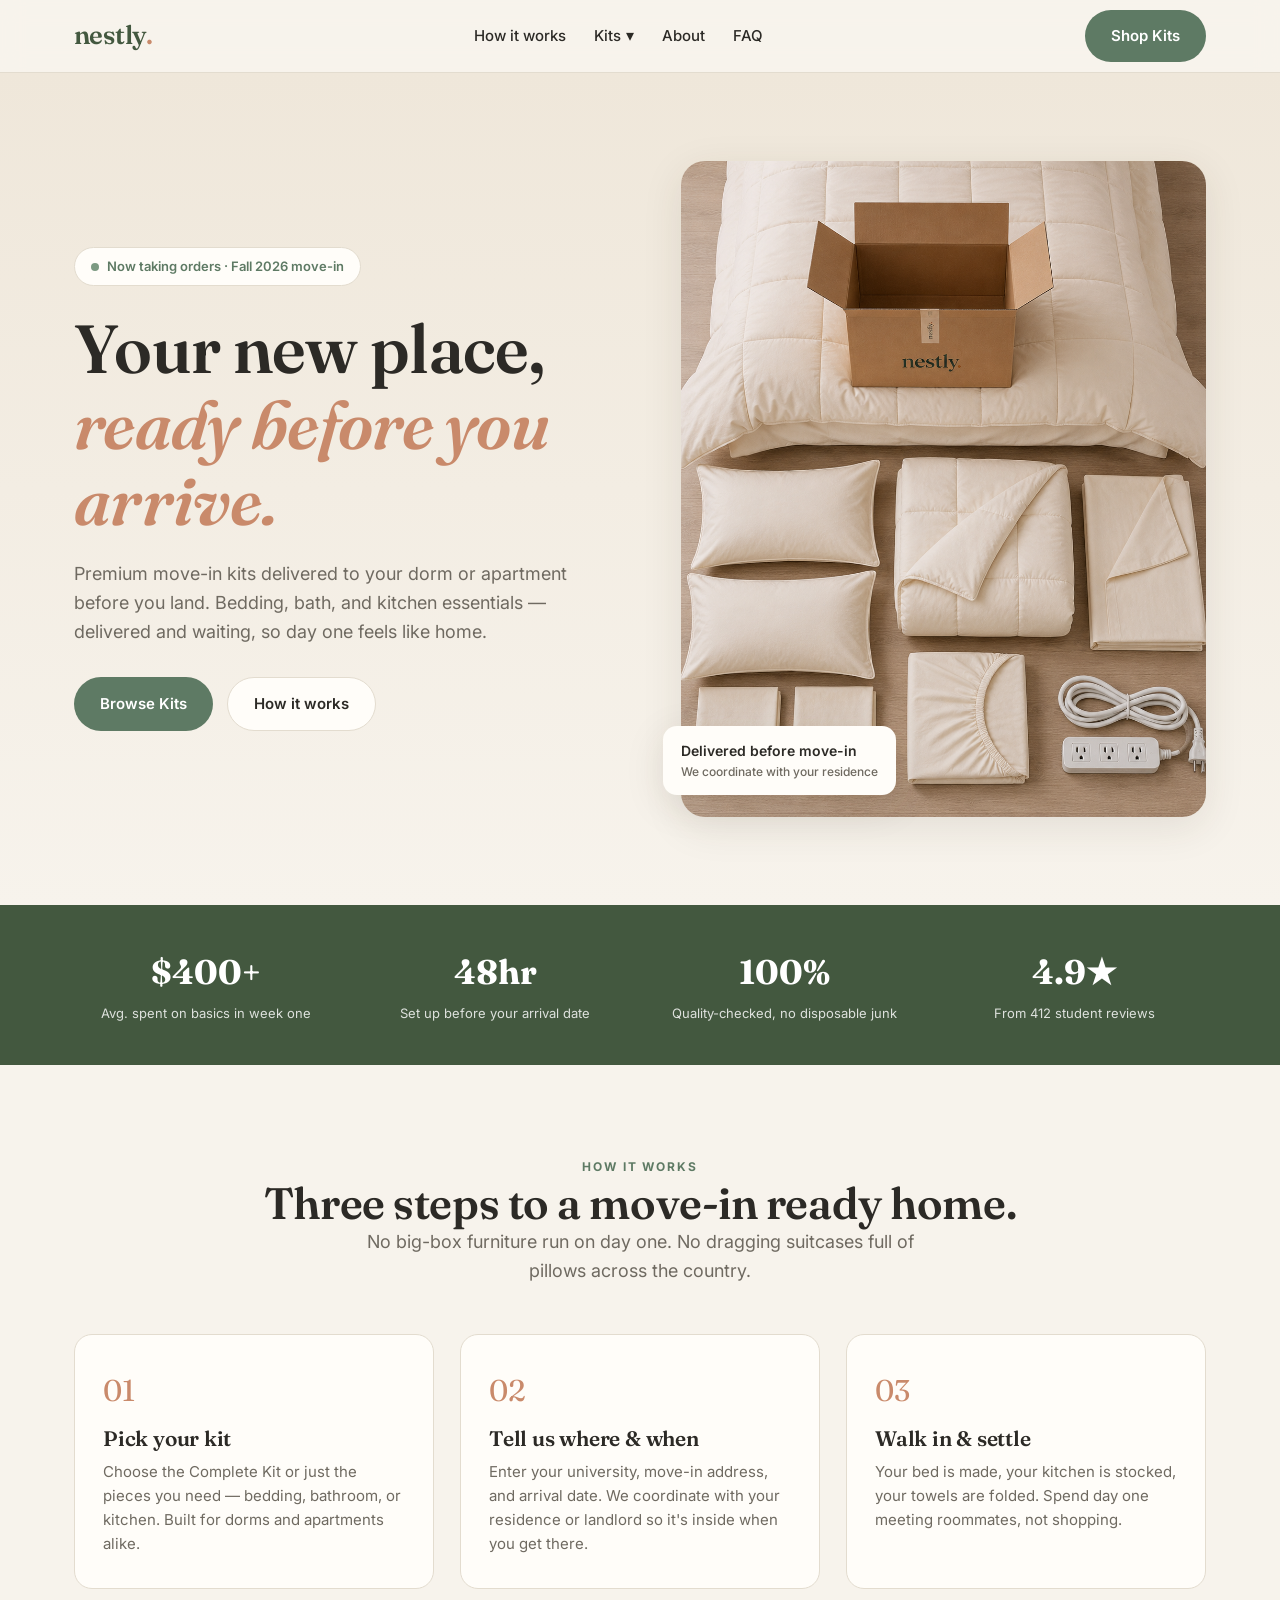
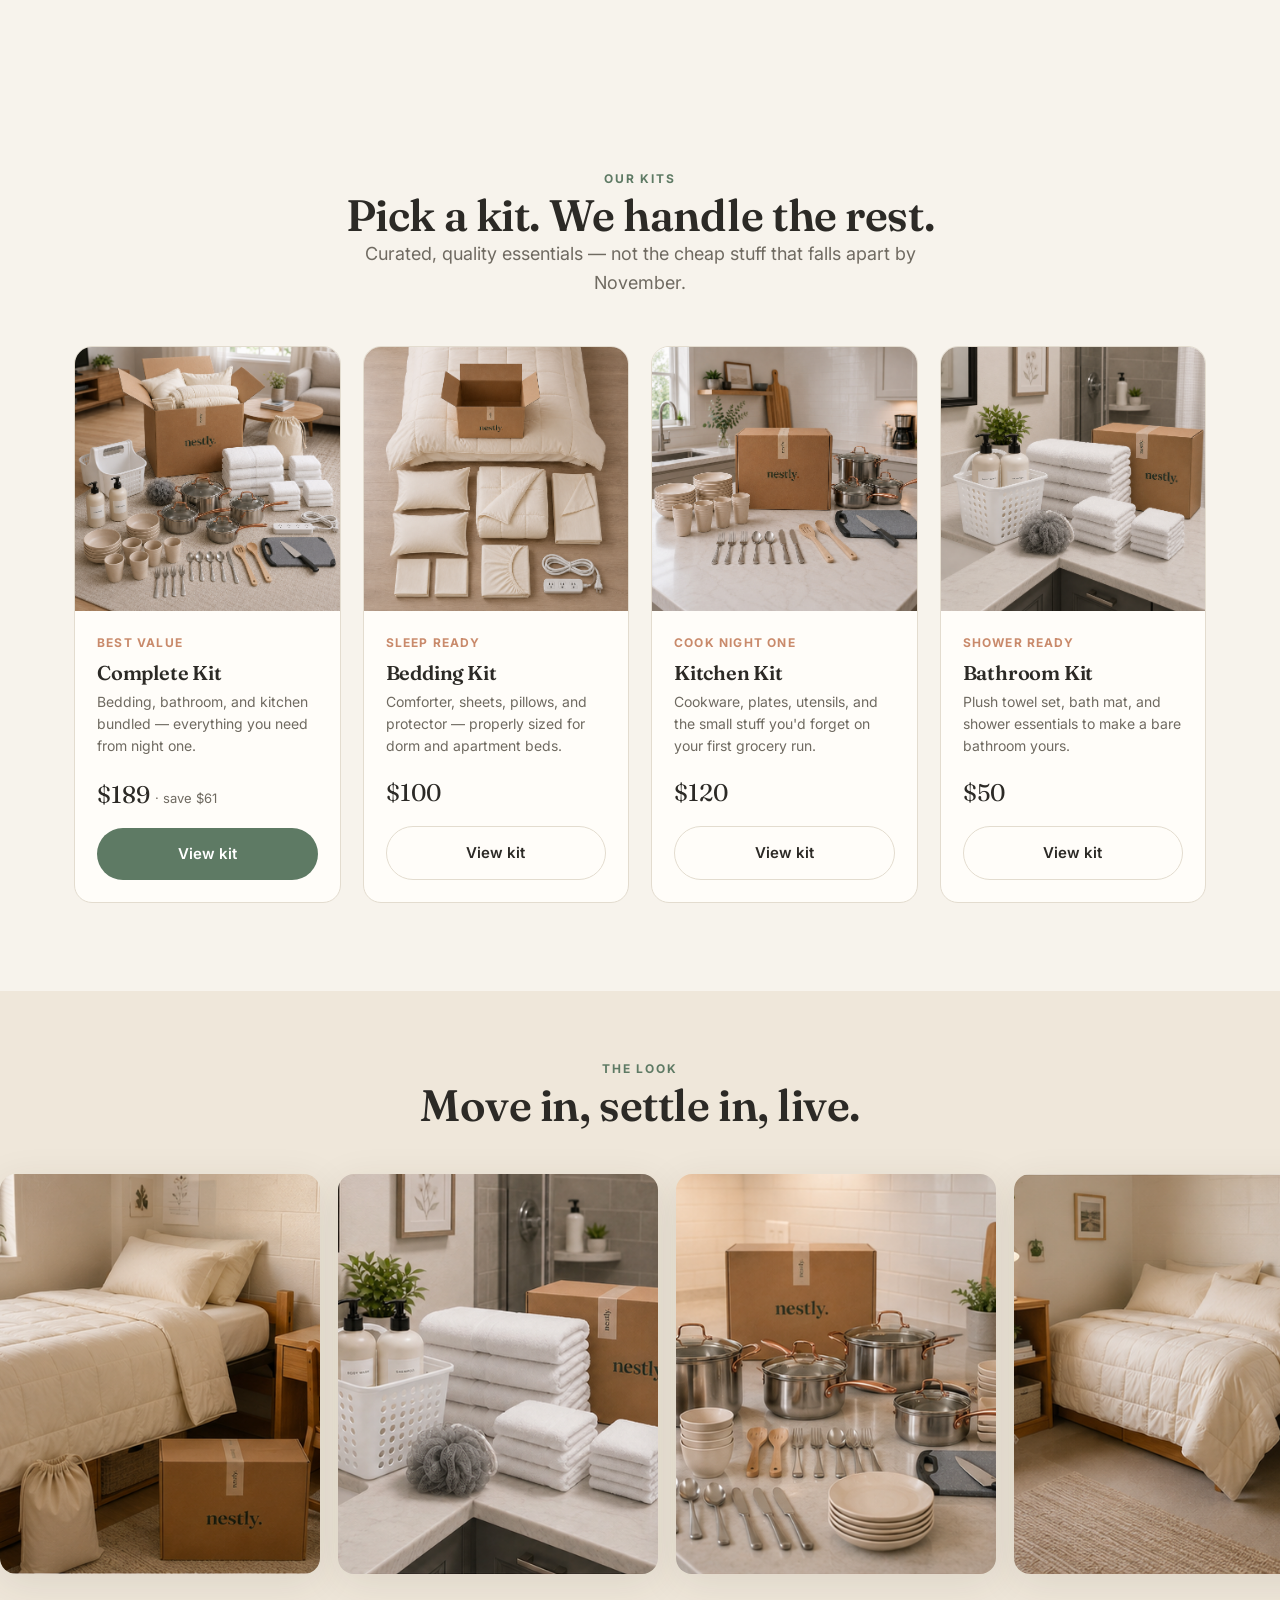
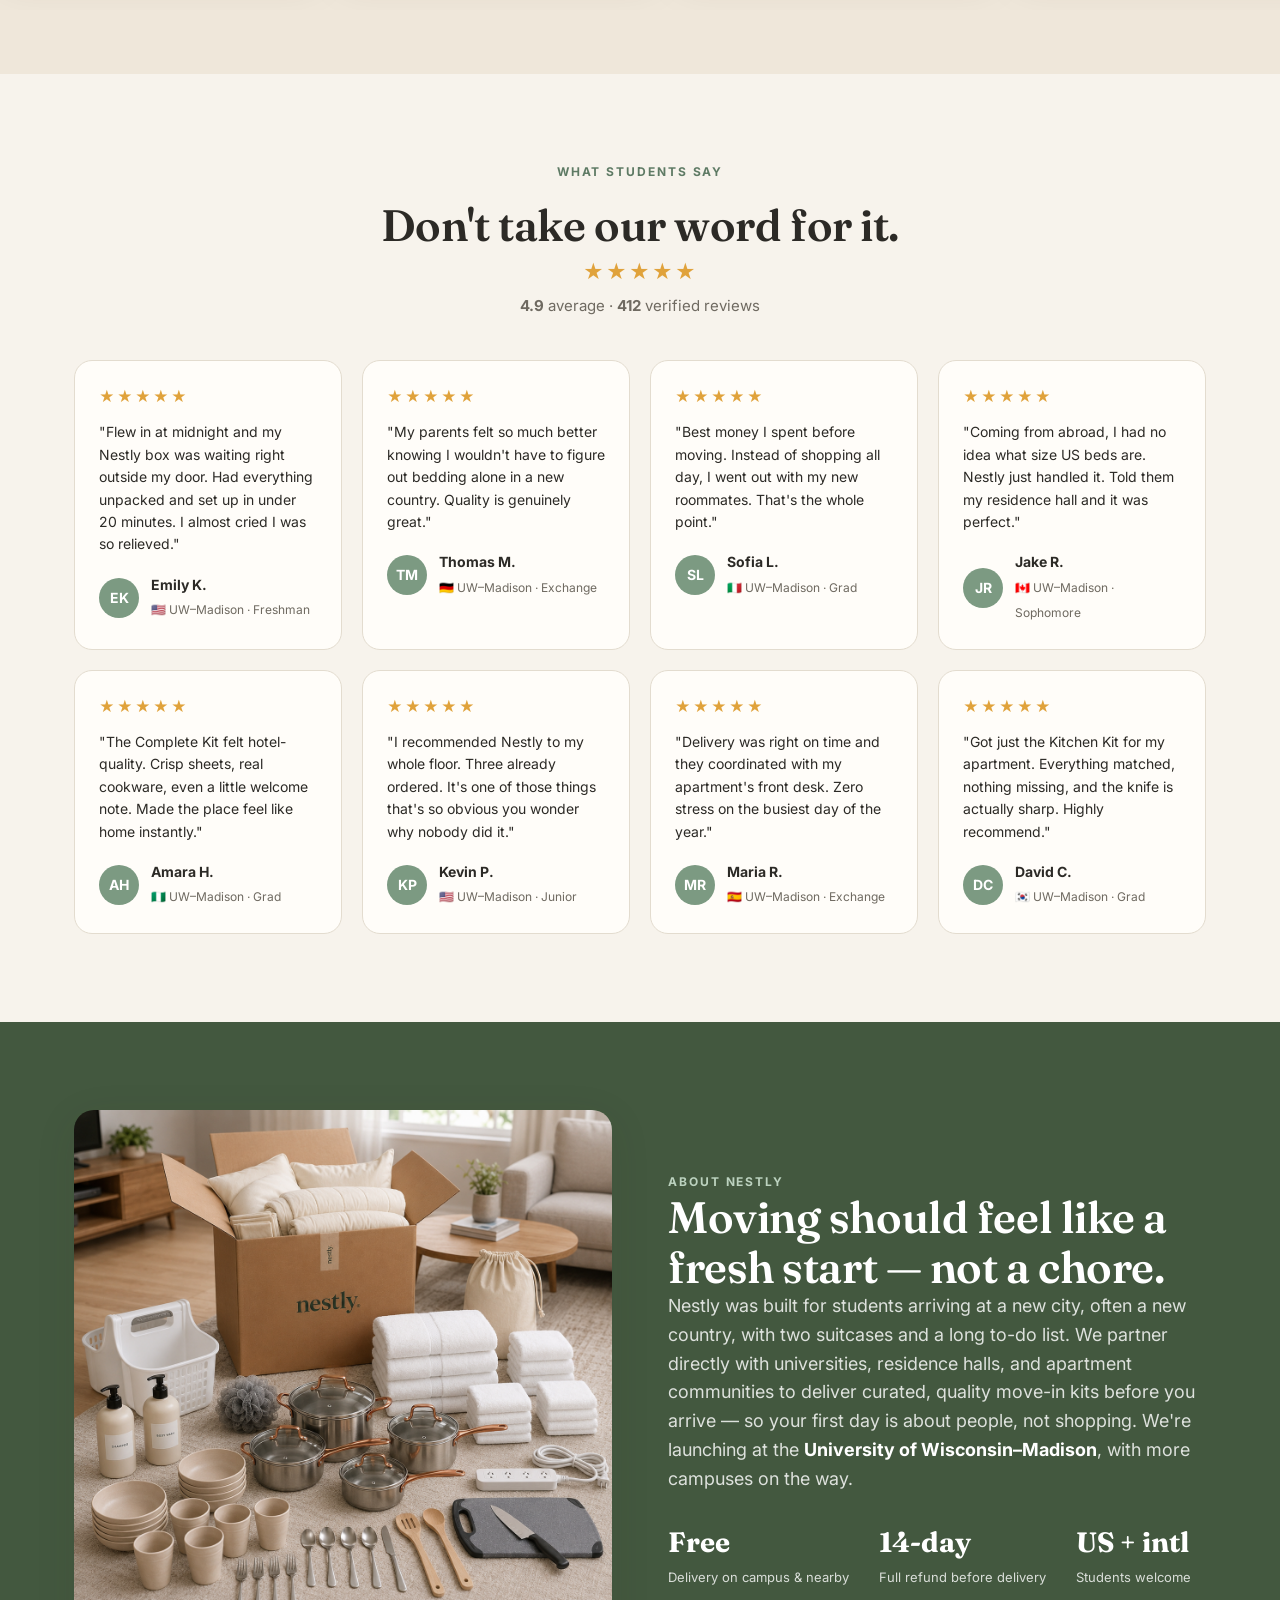
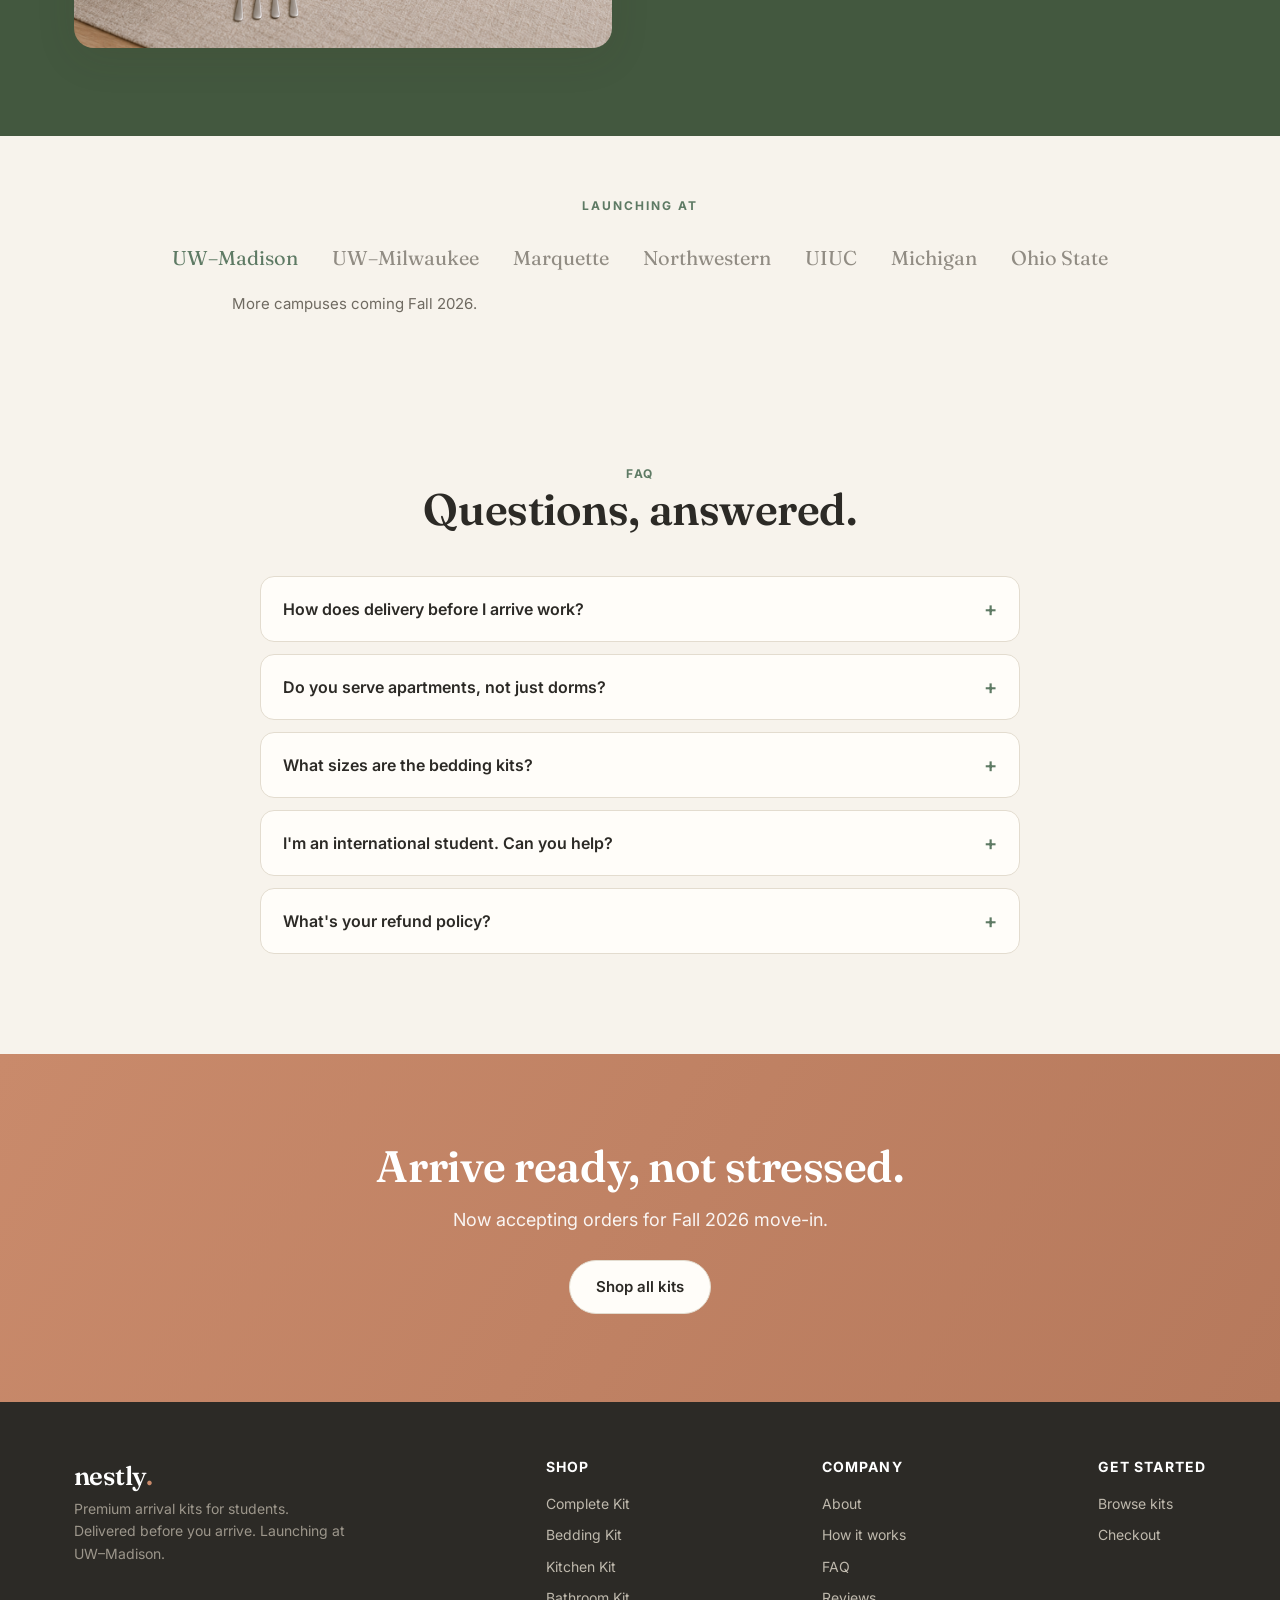
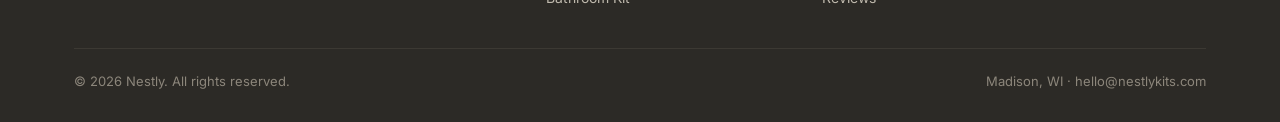
<file: index.html>
<!DOCTYPE html>
<html lang="en">
<head>
<meta charset="UTF-8">
<meta name="viewport" content="width=device-width, initial-scale=1.0">
<title>Nestly — Premium Arrival Kits for Students</title>
<meta name="description" content="Premium move-in kits delivered to your dorm or apartment before you arrive. Bedding, bath, and kitchen essentials for US and international students.">
<link rel="preconnect" href="https://fonts.googleapis.com">
<link rel="preconnect" href="https://fonts.gstatic.com" crossorigin>
<link href="https://fonts.googleapis.com/css2?family=Fraunces:ital,opsz,wght@0,9..144,500;0,9..144,600;1,9..144,500&family=Inter:wght@400;500;600;700&display=swap" rel="stylesheet">
<link rel="stylesheet" href="styles.css">
<!-- Meta Pixel Code -->
<script>
!function(f,b,e,v,n,t,s)
{if(f.fbq)return;n=f.fbq=function(){n.callMethod?
n.callMethod.apply(n,arguments):n.queue.push(arguments)};
if(!f._fbq)f._fbq=n;n.push=n;n.loaded=!0;n.version='2.0';
n.queue=[];t=b.createElement(e);t.async=!0;
t.src=v;s=b.getElementsByTagName(e)[0];
s.parentNode.insertBefore(t,s)}(window, document,'script',
'https://connect.facebook.net/en_US/fbevents.js');
fbq('init', '1670818640704688');
fbq('track', 'PageView');
</script>
<noscript><img height="1" width="1" style="display:none"
src="https://www.facebook.com/tr?id=1670818640704688&ev=PageView&noscript=1"
/></noscript>
<!-- End Meta Pixel Code -->
</head>
<body>

<header class="nav">
  <div class="wrap nav-inner">
    <a href="index.html" class="logo">nestly<span>.</span></a>
    <ul class="menu">
      <li><a href="#how">How it works</a></li>
      <li class="has-drop">
        <span class="drop-trigger"><a href="kits.html">Kits</a> <span>▾</span></span>
        <div class="dropdown">
          <a href="product-complete.html">Complete Kit <span class="px">$189</span></a>
          <a href="product-bedding.html">Bedding Kit <span class="px">$100</span></a>
          <a href="product-kitchen.html">Kitchen Kit <span class="px">$120</span></a>
          <a href="product-bathroom.html">Bathroom Kit <span class="px">$50</span></a>
        </div>
      </li>
      <li><a href="#about">About</a></li>
      <li><a href="#faq">FAQ</a></li>
    </ul>
    <div class="nav-cta">
      <a href="kits.html" class="btn btn-primary" onclick="fbq('track', 'ViewContent')">Shop Kits</a>
      <button class="hamburger" aria-label="Menu">☰</button>
    </div>
  </div>
</header>

<!-- HERO -->
<section class="hero" id="top">
  <div class="wrap hero-grid">
    <div>
      <span class="hero-badge"><span class="dot"></span> Now taking orders · Fall 2026 move-in</span>
      <h1>Your new place,<br><em>ready before you arrive.</em></h1>
      <p class="lead">Premium move-in kits delivered to your dorm or apartment before you land. Bedding, bath, and kitchen essentials — delivered and waiting, so day one feels like home.</p>
      <div class="hero-cta">
        <a href="kits.html" class="btn btn-primary" onclick="fbq('track', 'ViewContent')">Browse Kits</a>
        <a href="#how" class="btn btn-light">How it works</a>
      </div>
    </div>
    <div class="hero-img">
      <img src="photos/bedding kit .png" alt="Nestly bedding kit — comforter, sheets, pillows and more">
      <div class="hero-float">Delivered before move-in<small>We coordinate with your residence</small></div>
    </div>
  </div>
</section>

<!-- STATS -->
<section class="stats" style="padding:40px 0">
  <div class="wrap">
    <div class="stat"><b>$400+</b><span>Avg. spent on basics in week one</span></div>
    <div class="stat"><b>48hr</b><span>Set up before your arrival date</span></div>
    <div class="stat"><b>100%</b><span>Quality-checked, no disposable junk</span></div>
    <div class="stat"><b>4.9★</b><span>From 412 student reviews</span></div>
  </div>
</section>

<!-- HOW IT WORKS -->
<section id="how">
  <div class="wrap center">
    <span class="eyebrow">How it works</span>
    <h2>Three steps to a move-in ready home.</h2>
    <p class="lead">No big-box furniture run on day one. No dragging suitcases full of pillows across the country.</p>
    <div class="steps" style="text-align:left">
      <div class="step"><div class="num">01</div><h3>Pick your kit</h3><p>Choose the Complete Kit or just the pieces you need — bedding, bathroom, or kitchen. Built for dorms and apartments alike.</p></div>
      <div class="step"><div class="num">02</div><h3>Tell us where & when</h3><p>Enter your university, move-in address, and arrival date. We coordinate with your residence or landlord so it's inside when you get there.</p></div>
      <div class="step"><div class="num">03</div><h3>Walk in & settle</h3><p>Your bed is made, your kitchen is stocked, your towels are folded. Spend day one meeting roommates, not shopping.</p></div>
    </div>
  </div>
</section>

<!-- PRODUCT OVERVIEW / KITS -->
<section id="kits" style="background:var(--cream)">
  <div class="wrap center">
    <span class="eyebrow">Our kits</span>
    <h2>Pick a kit. We handle the rest.</h2>
    <p class="lead">Curated, quality essentials — not the cheap stuff that falls apart by November.</p>
    <div class="kits-grid" style="text-align:left">
      <div class="kit-card">
        <a class="ph" href="product-complete.html"><img src="photos/complete kit.png" alt="Complete kit"></a>
        <div class="kit-body">
          <span class="kit-tag">Best value</span>
          <h3>Complete Kit</h3>
          <p>Bedding, bathroom, and kitchen bundled — everything you need from night one.</p>
          <div class="kit-price">$189 <small>· save $61</small></div>
          <a href="product-complete.html" class="btn btn-primary btn-block" onclick="fbq('track', 'ViewContent')">View kit</a>
        </div>
      </div>
      <div class="kit-card">
        <a class="ph" href="product-bedding.html"><img src="photos/bedding kit .png" alt="Bedding kit"></a>
        <div class="kit-body">
          <span class="kit-tag">Sleep ready</span>
          <h3>Bedding Kit</h3>
          <p>Comforter, sheets, pillows, and protector — properly sized for dorm and apartment beds.</p>
          <div class="kit-price">$100</div>
          <a href="product-bedding.html" class="btn btn-light btn-block" onclick="fbq('track', 'ViewContent')">View kit</a>
        </div>
      </div>
      <div class="kit-card">
        <a class="ph" href="product-kitchen.html"><img src="photos/kitchen front.png" alt="Kitchen kit"></a>
        <div class="kit-body">
          <span class="kit-tag">Cook night one</span>
          <h3>Kitchen Kit</h3>
          <p>Cookware, plates, utensils, and the small stuff you'd forget on your first grocery run.</p>
          <div class="kit-price">$120</div>
          <a href="product-kitchen.html" class="btn btn-light btn-block" onclick="fbq('track', 'ViewContent')">View kit</a>
        </div>
      </div>
      <div class="kit-card">
        <a class="ph" href="product-bathroom.html"><img src="photos/bathroom front.png" alt="Bathroom kit"></a>
        <div class="kit-body">
          <span class="kit-tag">Shower ready</span>
          <h3>Bathroom Kit</h3>
          <p>Plush towel set, bath mat, and shower essentials to make a bare bathroom yours.</p>
          <div class="kit-price">$50</div>
          <a href="product-bathroom.html" class="btn btn-light btn-block" onclick="fbq('track', 'ViewContent')">View kit</a>
        </div>
      </div>
    </div>
  </div>
</section>

<!-- SCROLLING GALLERY -->
<section class="gallery" style="padding:64px 0">
  <div class="wrap center" style="padding-bottom:8px">
    <span class="eyebrow">The look</span>
    <h2>Move in, settle in, live.</h2>
  </div>
  <div class="scroller">
    <img src="photos/look1.png" alt="Dorm room with Nestly bedding">
    <img src="photos/look2.png" alt="Bathroom shelf with Nestly bath products and towels">
    <img src="photos/look3.png" alt="Apartment kitchen with Nestly cookware and dishware">
    <img src="photos/look4.png" alt="Cozy studio apartment with Nestly bedding">
    <img src="photos/look5.png" alt="Dorm desk area beside Nestly-made bed">
    <img src="photos/look6.png" alt="Shared dorm bathroom with Nestly towels">
    <img src="photos/look7.png" alt="Bright apartment kitchen with Nestly pots and plates">
  </div>
</section>

<!-- REVIEWS -->
<section class="reviews" id="reviews">
  <div class="wrap">
    <div class="rev-head center">
      <span class="eyebrow">What students say</span>
      <h2>Don't take our word for it.</h2>
      <div class="stars">★★★★★</div>
      <div class="rev-meta"><b>4.9</b> average · <b>412</b> verified reviews</div>
    </div>
    <div class="rev-grid">
      <div class="rev"><div class="stars">★★★★★</div><p>"Flew in at midnight and my Nestly box was waiting right outside my door. Had everything unpacked and set up in under 20 minutes. I almost cried I was so relieved."</p><div class="who"><div class="avatar">EK</div><div><b>Emily K.</b><span>🇺🇸 UW–Madison · Freshman</span></div></div></div>
      <div class="rev"><div class="stars">★★★★★</div><p>"My parents felt so much better knowing I wouldn't have to figure out bedding alone in a new country. Quality is genuinely great."</p><div class="who"><div class="avatar">TM</div><div><b>Thomas M.</b><span>🇩🇪 UW–Madison · Exchange</span></div></div></div>
      <div class="rev"><div class="stars">★★★★★</div><p>"Best money I spent before moving. Instead of shopping all day, I went out with my new roommates. That's the whole point."</p><div class="who"><div class="avatar">SL</div><div><b>Sofia L.</b><span>🇮🇹 UW–Madison · Grad</span></div></div></div>
      <div class="rev"><div class="stars">★★★★★</div><p>"Coming from abroad, I had no idea what size US beds are. Nestly just handled it. Told them my residence hall and it was perfect."</p><div class="who"><div class="avatar">JR</div><div><b>Jake R.</b><span>🇨🇦 UW–Madison · Sophomore</span></div></div></div>
      <div class="rev"><div class="stars">★★★★★</div><p>"The Complete Kit felt hotel-quality. Crisp sheets, real cookware, even a little welcome note. Made the place feel like home instantly."</p><div class="who"><div class="avatar">AH</div><div><b>Amara H.</b><span>🇳🇬 UW–Madison · Grad</span></div></div></div>
      <div class="rev"><div class="stars">★★★★★</div><p>"I recommended Nestly to my whole floor. Three already ordered. It's one of those things that's so obvious you wonder why nobody did it."</p><div class="who"><div class="avatar">KP</div><div><b>Kevin P.</b><span>🇺🇸 UW–Madison · Junior</span></div></div></div>
      <div class="rev"><div class="stars">★★★★★</div><p>"Delivery was right on time and they coordinated with my apartment's front desk. Zero stress on the busiest day of the year."</p><div class="who"><div class="avatar">MR</div><div><b>Maria R.</b><span>🇪🇸 UW–Madison · Exchange</span></div></div></div>
      <div class="rev"><div class="stars">★★★★★</div><p>"Got just the Kitchen Kit for my apartment. Everything matched, nothing missing, and the knife is actually sharp. Highly recommend."</p><div class="who"><div class="avatar">DC</div><div><b>David C.</b><span>🇰🇷 UW–Madison · Grad</span></div></div></div>
    </div>
  </div>
</section>

<!-- ABOUT -->
<section class="about" id="about">
  <div class="wrap about-grid">
    <img src="photos/complete kit.png" alt="Nestly complete kit boxed and ready">
    <div>
      <span class="eyebrow" style="color:#bcd2bf">About Nestly</span>
      <h2>Moving should feel like a fresh start — not a chore.</h2>
      <p class="lead">Nestly was built for students arriving at a new city, often a new country, with two suitcases and a long to-do list. We partner directly with universities, residence halls, and apartment communities to deliver curated, quality move-in kits before you arrive — so your first day is about people, not shopping. We're launching at the <strong style="color:#fff">University of Wisconsin–Madison</strong>, with more campuses on the way.</p>
      <div class="trust-row">
        <div><b>Free</b><span>Delivery on campus & nearby</span></div>
        <div><b>14-day</b><span>Full refund before delivery</span></div>
        <div><b>US + intl</b><span>Students welcome</span></div>
      </div>
    </div>
  </div>
</section>

<!-- UNIVERSITIES -->
<section class="unis" style="padding:56px 0">
  <div class="wrap">
    <span class="eyebrow">Launching at</span>
    <div class="uni-row">
      <span class="hl">UW–Madison</span><span>UW–Milwaukee</span><span>Marquette</span><span>Northwestern</span><span>UIUC</span><span>Michigan</span><span>Ohio State</span>
    </div>
    <p class="lead center" style="margin-top:18px;font-size:15px">More campuses coming Fall 2026.</p>
  </div>
</section>

<!-- FAQ -->
<section id="faq" style="background:var(--cream)">
  <div class="wrap center">
    <span class="eyebrow">FAQ</span>
    <h2>Questions, answered.</h2>
    <div class="faq-list" style="text-align:left">
      <div class="faq-item"><button class="faq-q">How does delivery before I arrive work? <span class="ic">+</span></button><div class="faq-a">You give us your move-in address and arrival date at checkout. We coordinate with your residence hall, apartment front desk, or landlord so your kit is inside and ready before you get there.</div></div>
      <div class="faq-item"><button class="faq-q">Do you serve apartments, not just dorms? <span class="ic">+</span></button><div class="faq-a">Yes. Our kits work for residence halls, private student housing, and regular apartments. We partner with both universities and apartment communities.</div></div>
      <div class="faq-item"><button class="faq-q">What sizes are the bedding kits? <span class="ic">+</span></button><div class="faq-a">Most dorm beds are Twin XL and most apartments are Full or Queen. Tell us your residence at checkout and we'll size it correctly — or just let us know your bed size.</div></div>
      <div class="faq-item"><button class="faq-q">I'm an international student. Can you help? <span class="ic">+</span></button><div class="faq-a">Absolutely — that's who we built this for. No need to ship bulky items or shop on day one. Order from anywhere and it's waiting when you land.</div></div>
      <div class="faq-item"><button class="faq-q">What's your refund policy? <span class="ic">+</span></button><div class="faq-a">Plans change. You get a full refund any time before your kit is delivered — just reach out up to your delivery date.</div></div>
    </div>
  </div>
</section>

<!-- CTA BAND -->
<section class="cta-band">
  <div class="wrap">
    <h2>Arrive ready, not stressed.</h2>
    <p>Now accepting orders for Fall 2026 move-in.</p>
    <a href="kits.html" class="btn btn-light" onclick="fbq('track', 'ViewContent')">Shop all kits</a>
  </div>
</section>

<!-- FOOTER -->
<footer>
  <div class="wrap">
    <div class="foot-grid">
      <div>
        <div class="logo">nestly<span style="color:var(--clay)">.</span></div>
        <p class="lead">Premium arrival kits for students. Delivered before you arrive. Launching at UW–Madison.</p>
      </div>
      <div class="foot-col"><h4>Shop</h4><a href="product-complete.html">Complete Kit</a><a href="product-bedding.html">Bedding Kit</a><a href="product-kitchen.html">Kitchen Kit</a><a href="product-bathroom.html">Bathroom Kit</a></div>
      <div class="foot-col"><h4>Company</h4><a href="#about">About</a><a href="#how">How it works</a><a href="#faq">FAQ</a><a href="#reviews">Reviews</a></div>
      <div class="foot-col"><h4>Get started</h4><a href="kits.html">Browse kits</a><a href="checkout.html">Checkout</a></div>
    </div>
    <div class="foot-bottom">
      <span>© 2026 Nestly. All rights reserved.</span>
      <span>Madison, WI · hello@nestlykits.com</span>
    </div>
  </div>
</footer>

<script src="main.js"></script>
</body>
</html>
</file>
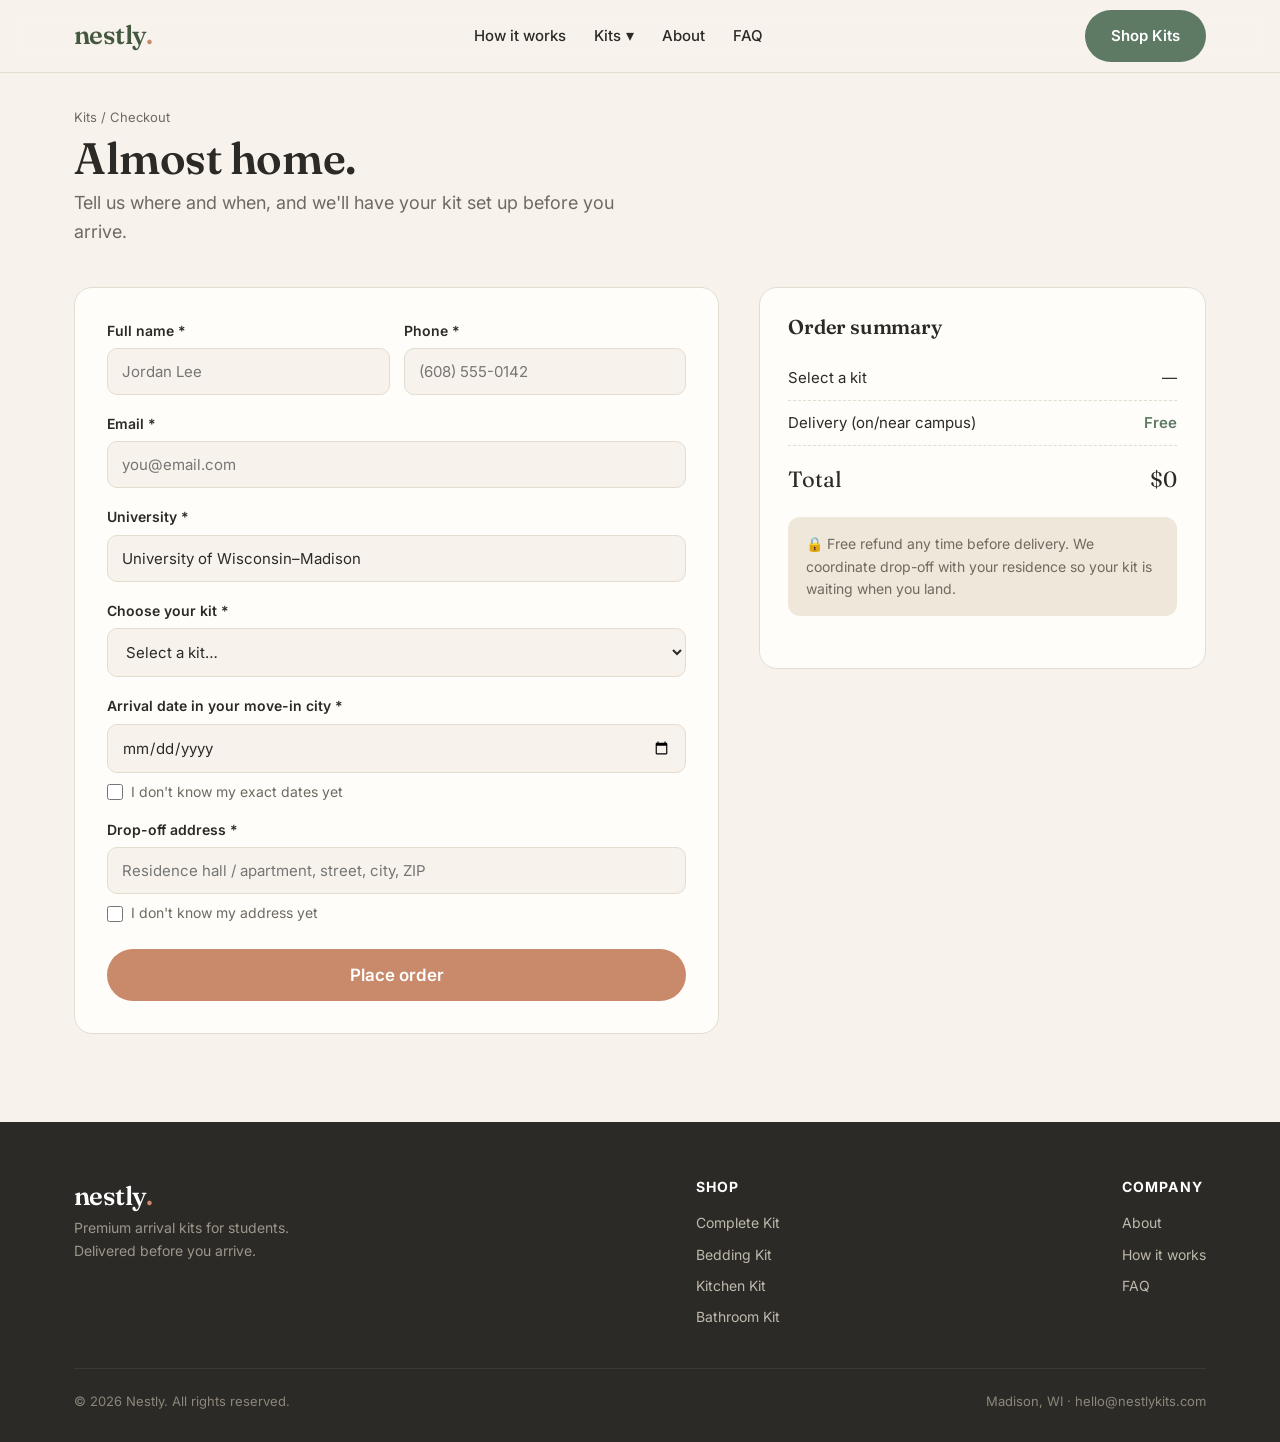
<file: checkout.html>
<!DOCTYPE html>
<html lang="en">
<head>
<meta charset="UTF-8">
<meta name="viewport" content="width=device-width, initial-scale=1.0">
<title>Checkout — Nestly</title>
<link rel="preconnect" href="https://fonts.googleapis.com"><link rel="preconnect" href="https://fonts.gstatic.com" crossorigin>
<link href="https://fonts.googleapis.com/css2?family=Fraunces:ital,opsz,wght@0,9..144,500;0,9..144,600;1,9..144,500&family=Inter:wght@400;500;600;700&display=swap" rel="stylesheet">
<link rel="stylesheet" href="styles.css">
<!-- Meta Pixel Code -->
<script>
!function(f,b,e,v,n,t,s)
{if(f.fbq)return;n=f.fbq=function(){n.callMethod?
n.callMethod.apply(n,arguments):n.queue.push(arguments)};
if(!f._fbq)f._fbq=n;n.push=n;n.loaded=!0;n.version='2.0';
n.queue=[];t=b.createElement(e);t.async=!0;
t.src=v;s=b.getElementsByTagName(e)[0];
s.parentNode.insertBefore(t,s)}(window, document,'script',
'https://connect.facebook.net/en_US/fbevents.js');
fbq('init', '1670818640704688');
fbq('track', 'PageView');
</script>
<noscript><img height="1" width="1" style="display:none"
src="https://www.facebook.com/tr?id=1670818640704688&ev=PageView&noscript=1"
/></noscript>
<!-- End Meta Pixel Code -->
<!-- Meta Pixel InitiateCheckout Event -->
<script>fbq('track', 'InitiateCheckout');</script>
<!-- End Meta Pixel InitiateCheckout Event -->
</head>
<body>
<header class="nav"><div class="wrap nav-inner">
  <a href="index.html" class="logo">nestly<span>.</span></a>
  <ul class="menu">
    <li><a href="index.html#how">How it works</a></li>
    <li class="has-drop"><span class="drop-trigger"><a href="kits.html">Kits</a> <span>▾</span></span>
      <div class="dropdown"><a href="product-complete.html">Complete Kit <span class="px">$189</span></a><a href="product-bedding.html">Bedding Kit <span class="px">$100</span></a><a href="product-kitchen.html">Kitchen Kit <span class="px">$120</span></a><a href="product-bathroom.html">Bathroom Kit <span class="px">$50</span></a></div>
    </li>
    <li><a href="index.html#about">About</a></li>
    <li><a href="index.html#faq">FAQ</a></li>
  </ul>
  <div class="nav-cta"><a href="kits.html" class="btn btn-primary">Shop Kits</a><button class="hamburger" aria-label="Menu">☰</button></div>
</div></header>

<!-- CHECKOUT FORM -->
<section id="checkoutView" style="padding-top:34px">
  <div class="wrap">
    <div class="crumbs"><a href="kits.html">Kits</a> / Checkout</div>
    <h2 style="margin-bottom:6px">Almost home.</h2>
    <p class="lead">Tell us where and when, and we'll have your kit set up before you arrive.</p>

    <div class="co-grid">
      <form class="co-form" id="orderForm" novalidate>
        <div class="two">
          <div class="field"><label for="name">Full name *</label><input type="text" id="name" placeholder="Jordan Lee"><div class="err">Please enter your name.</div></div>
          <div class="field"><label for="phone">Phone *</label><input type="tel" id="phone" placeholder="(608) 555-0142"><div class="err">Please enter a phone number.</div></div>
        </div>
        <div class="field"><label for="email">Email *</label><input type="email" id="email" placeholder="you@email.com"><div class="err">Please enter a valid email.</div></div>
        <div class="field"><label for="university">University *</label><input type="text" id="university" placeholder="University of Wisconsin–Madison" value="University of Wisconsin–Madison"><div class="err">Please enter your university.</div></div>
        <div class="field"><label for="product">Choose your kit *</label>
          <select id="product">
            <option value="">Select a kit…</option>
            <option value="complete">Complete Kit (Bed + Bath + Cook) — $189</option>
            <option value="bedding">Bedding Kit — $100</option>
            <option value="kitchen">Kitchen Kit — $120</option>
            <option value="bathroom">Bathroom Kit — $50</option>
          </select>
          <div class="err">Please select a kit.</div>
        </div>
        <div class="field"><label for="arrival">Arrival date in your move-in city *</label><input type="date" id="arrival"><div class="err">Please choose your arrival date.</div></div>
        <div style="margin-top:-10px;margin-bottom:16px">
          <label style="display:flex;align-items:center;gap:8px;font-size:14px;color:var(--muted);cursor:pointer">
            <input type="checkbox" id="datesUnknown" style="width:16px;height:16px;cursor:pointer;accent-color:var(--clay)">
            I don't know my exact dates yet
          </label>
          <div id="datesMsg" style="display:none;margin-top:8px;padding:10px 14px;background:#f0faf4;border-left:3px solid #2d7a4f;border-radius:4px;font-size:13px;color:#2d7a4f;line-height:1.5">
            ✓ No problem — you can still place your order. Just email <a href="mailto:hello@nestlykits.com" style="color:#2d7a4f;font-weight:600">hello@nestlykits.com</a> once your dates are confirmed and we'll coordinate delivery from there.
          </div>
        </div>
        <div class="field"><label for="address">Drop-off address *</label><input type="text" id="address" placeholder="Residence hall / apartment, street, city, ZIP"><div class="err">Please enter a delivery address.</div></div>
        <div style="margin-top:-10px;margin-bottom:16px">
          <label style="display:flex;align-items:center;gap:8px;font-size:14px;color:var(--muted);cursor:pointer">
            <input type="checkbox" id="addressUnknown" style="width:16px;height:16px;cursor:pointer;accent-color:var(--clay)">
            I don't know my address yet
          </label>
          <div id="addressMsg" style="display:none;margin-top:8px;padding:10px 14px;background:#f0faf4;border-left:3px solid #2d7a4f;border-radius:4px;font-size:13px;color:#2d7a4f;line-height:1.5">
            ✓ No problem — you can still place your order. Just email <a href="mailto:hello@nestlykits.com" style="color:#2d7a4f;font-weight:600">hello@nestlykits.com</a> with your address once you have it and we'll update your delivery details.
          </div>
        </div>
        <button type="submit" class="btn btn-clay btn-block" style="font-size:17px;padding:16px;margin-top:8px">Place order</button>

      </form>

      <aside class="summary">
        <h3>Order summary</h3>
        <div class="sum-row"><span id="sumName">Select a kit</span><span id="sumPrice">—</span></div>
        <div class="sum-row"><span>Delivery (on/near campus)</span><span style="color:var(--sage-dark);font-weight:600">Free</span></div>
        <div class="sum-total"><span>Total</span><span id="sumTotal">$0</span></div>
        <div class="tier-note" style="margin-top:20px">🔒 Free refund any time before delivery. We coordinate drop-off with your residence so your kit is waiting when you land.</div>
      </aside>
    </div>
  </div>
</section>

<!-- CONFIRMATION -->
<section id="confirmView" class="hidden">
  <div class="confirm">
    <div class="check">✓</div>
    <h2>Order received, <span id="cName">friend</span>!</h2>
    <p class="lead" style="margin:0 auto">Thanks for choosing Nestly. Your kit will be delivered and waiting before your arrival date. A confirmation has been sent to <strong id="cEmail">your email</strong>.</p>
    <div class="order-box">
      <div><span>Kit</span><strong id="cProduct">—</strong></div>
      <div><span>University</span><strong id="cUni">—</strong></div>
      <div><span>Arrival date</span><strong id="cArrival">—</strong></div>
      <div><span>Drop-off</span><strong id="cAddress">—</strong></div>
      <div style="border-top:1px solid var(--line);margin-top:6px;padding-top:12px"><span>Total</span><strong id="cTotal">—</strong></div>
    </div>
    <a id="emailLink" class="btn btn-primary" href="#">📧 Send my confirmation email</a>
    <div style="margin-top:14px"><a href="index.html" class="btn btn-light">Back to home</a></div>
  </div>
</section>

<footer><div class="wrap">
  <div class="foot-grid">
    <div><div class="logo">nestly<span style="color:var(--clay)">.</span></div><p class="lead">Premium arrival kits for students. Delivered before you arrive.</p></div>
    <div class="foot-col"><h4>Shop</h4><a href="product-complete.html">Complete Kit</a><a href="product-bedding.html">Bedding Kit</a><a href="product-kitchen.html">Kitchen Kit</a><a href="product-bathroom.html">Bathroom Kit</a></div>
    <div class="foot-col"><h4>Company</h4><a href="index.html#about">About</a><a href="index.html#how">How it works</a><a href="index.html#faq">FAQ</a></div>
  </div>
  <div class="foot-bottom"><span>© 2026 Nestly. All rights reserved.</span><span>Madison, WI · hello@nestlykits.com</span></div>
</div></footer>

<script src="main.js"></script>
<script>
(function(){
  var form = document.getElementById('orderForm');
  var sel = document.getElementById('product');

  // Pre-select kit from ?product= URL param
  var params = new URLSearchParams(location.search);
  var pre = params.get('product');
  if (pre && NESTLY_PRODUCTS[pre]) sel.value = pre;

  function fmt(n){ return '$' + n.toLocaleString(); }

  function updateSummary(){
    var p = NESTLY_PRODUCTS[sel.value];
    if (p){
      document.getElementById('sumName').textContent = p.name;
      document.getElementById('sumPrice').textContent = fmt(p.price);
      document.getElementById('sumTotal').textContent = fmt(p.price);
    } else {
      document.getElementById('sumName').textContent = 'Select a kit';
      document.getElementById('sumPrice').textContent = '—';
      document.getElementById('sumTotal').textContent = '$0';
    }
  }
  sel.addEventListener('change', updateSummary);
  updateSummary();

  // "I don't know my dates yet" toggle
  var datesCheckbox = document.getElementById('datesUnknown');
  var datesMsg = document.getElementById('datesMsg');
  var arrivalInput = document.getElementById('arrival');
  datesCheckbox.addEventListener('change', function(){
    if (this.checked) {
      datesMsg.style.display = 'block';
      arrivalInput.disabled = true;
      arrivalInput.value = '';
      arrivalInput.parentElement.classList.remove('invalid');
    } else {
      datesMsg.style.display = 'none';
      arrivalInput.disabled = false;
    }
  });

  // "I don't know my address yet" toggle
  var addressCheckbox = document.getElementById('addressUnknown');
  var addressMsg = document.getElementById('addressMsg');
  var addressInput = document.getElementById('address');
  addressCheckbox.addEventListener('change', function(){
    if (this.checked) {
      addressMsg.style.display = 'block';
      addressInput.disabled = true;
      addressInput.value = '';
      addressInput.parentElement.classList.remove('invalid');
    } else {
      addressMsg.style.display = 'none';
      addressInput.disabled = false;
    }
  });

  function setErr(id, bad){
    document.getElementById(id).parentElement.classList.toggle('invalid', bad);
  }

  form.addEventListener('submit', function(e){
    e.preventDefault();
    var name = document.getElementById('name').value.trim();
    var phone = document.getElementById('phone').value.trim();
    var email = document.getElementById('email').value.trim();
    var uni = document.getElementById('university').value.trim();
    var product = sel.value;
    var arrival = document.getElementById('arrival').value;
    var address = document.getElementById('address').value.trim();

    var emailOk = /^[^\s@]+@[^\s@]+\.[^\s@]+$/.test(email);
    var datesUnknown = document.getElementById('datesUnknown').checked;
    var addressUnknown = document.getElementById('addressUnknown').checked;
    var bad = false;
    setErr('name', !name); bad = bad || !name;
    setErr('phone', !phone); bad = bad || !phone;
    setErr('email', !emailOk); bad = bad || !emailOk;
    setErr('university', !uni); bad = bad || !uni;
    setErr('product', !product); bad = bad || !product;
    if (!datesUnknown) { setErr('arrival', !arrival); bad = bad || !arrival; }
    if (!addressUnknown) { setErr('address', !address); bad = bad || !address; }
    if (bad){
      var first = form.querySelector('.invalid');
      if (first) first.scrollIntoView({behavior:'smooth', block:'center'});
      return;
    }

    var p = NESTLY_PRODUCTS[product];
    var total = '$' + p.price;
    var arrFmt = datesUnknown ? 'TBD — customer will email to confirm' : new Date(arrival + 'T00:00:00').toLocaleDateString('en-US',{weekday:'long',year:'numeric',month:'long',day:'numeric'});
    var addrFmt = addressUnknown ? 'TBD — customer will email to confirm' : address;

    // Submit to Formspree (notifies you by email)
    var btn = form.querySelector('button[type=submit]');
    btn.disabled = true;
    btn.textContent = 'Processing…';

    fetch('https://formspree.io/f/xgoqgoed', {
      method: 'POST',
      headers: {'Content-Type': 'application/json', 'Accept': 'application/json'},
      body: JSON.stringify({
        name: name,
        email: email,
        phone: phone,
        university: uni,
        kit: p.name,
        total: total,
        arrival_date: arrFmt,
        delivery_address: addrFmt
      })
    }).then(function(res){
      // Redirect to Square checkout
      var squareLinks = {
        complete: 'https://square.link/u/yzTJBxdl',
        bedding:  'https://square.link/u/KOt17zUU',
        kitchen:  'https://square.link/u/9YJMqMRX',
        bathroom: 'https://square.link/u/7His9Ljc'
      };
      var stripeUrl = squareLinks[product];
      if (stripeUrl) {
        window.location.href = stripeUrl;
      } else {
        // Fallback confirmation screen
        document.getElementById('cName').textContent = name.split(' ')[0];
        document.getElementById('cEmail').textContent = email;
        document.getElementById('cProduct').textContent = p.name + ' (' + total + ')';
        document.getElementById('cUni').textContent = uni;
        document.getElementById('cArrival').textContent = arrFmt;
        document.getElementById('cAddress').textContent = address;
        document.getElementById('cTotal').textContent = total;
        document.getElementById('emailLink').style.display = 'none';
        document.getElementById('checkoutView').classList.add('hidden');
        document.getElementById('confirmView').classList.remove('hidden');
        window.scrollTo({top:0, behavior:'smooth'});
      }
    }).catch(function(){
      btn.disabled = false;
      btn.textContent = 'Place order';
      alert('Something went wrong. Please try again.');
    });
  });
})();
</script>
</body>
</html>
</file>
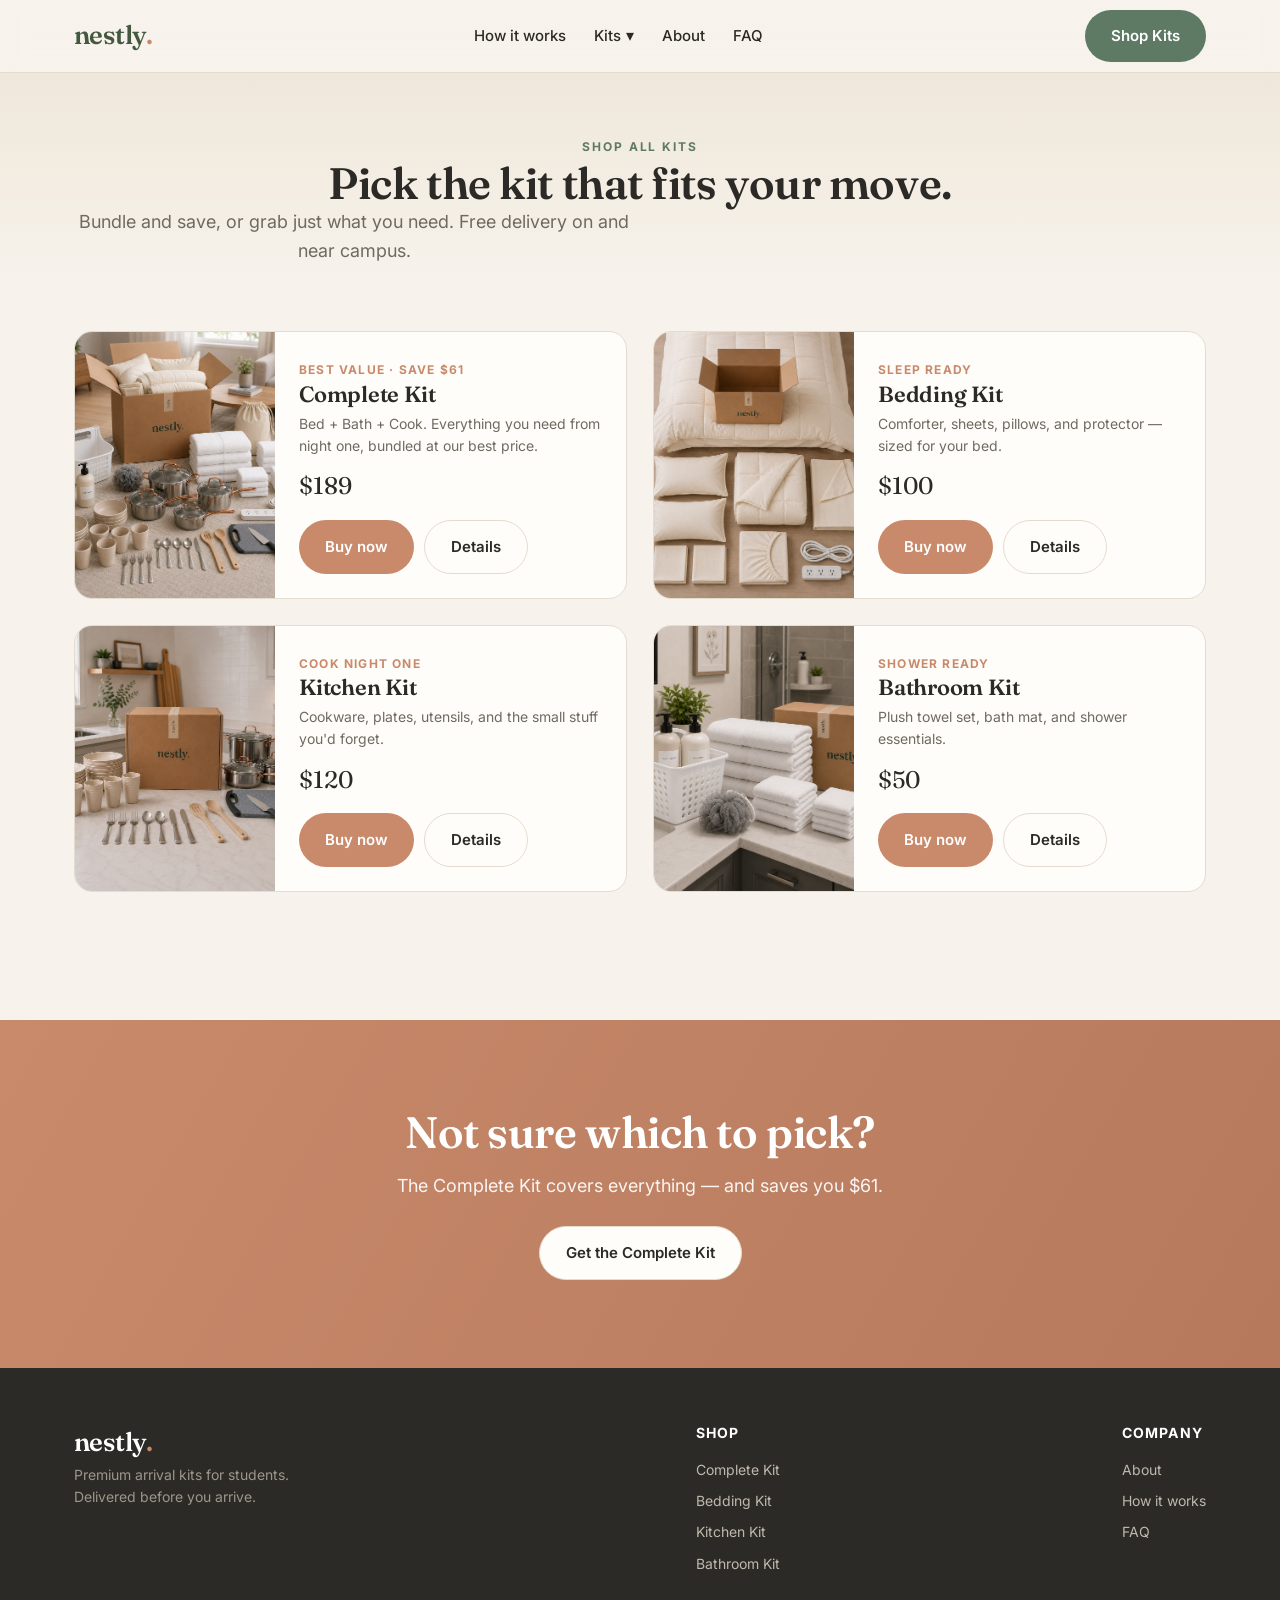
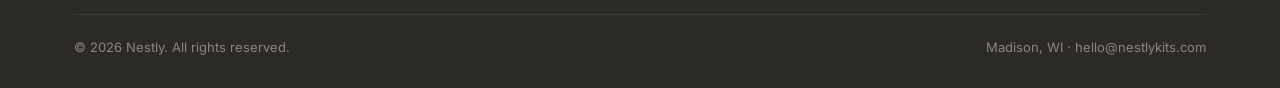
<file: kits.html>
<!DOCTYPE html>
<html lang="en">
<head>
<meta charset="UTF-8">
<meta name="viewport" content="width=device-width, initial-scale=1.0">
<title>Shop Kits — Nestly</title>
<link rel="preconnect" href="https://fonts.googleapis.com">
<link rel="preconnect" href="https://fonts.gstatic.com" crossorigin>
<link href="https://fonts.googleapis.com/css2?family=Fraunces:ital,opsz,wght@0,9..144,500;0,9..144,600;1,9..144,500&family=Inter:wght@400;500;600;700&display=swap" rel="stylesheet">
<link rel="stylesheet" href="styles.css">
<!-- Meta Pixel Code -->
<script>
!function(f,b,e,v,n,t,s)
{if(f.fbq)return;n=f.fbq=function(){n.callMethod?
n.callMethod.apply(n,arguments):n.queue.push(arguments)};
if(!f._fbq)f._fbq=n;n.push=n;n.loaded=!0;n.version='2.0';
n.queue=[];t=b.createElement(e);t.async=!0;
t.src=v;s=b.getElementsByTagName(e)[0];
s.parentNode.insertBefore(t,s)}(window, document,'script',
'https://connect.facebook.net/en_US/fbevents.js');
fbq('init', '1670818640704688');
fbq('track', 'PageView');
</script>
<noscript><img height="1" width="1" style="display:none"
src="https://www.facebook.com/tr?id=1670818640704688&ev=PageView&noscript=1"
/></noscript>
<!-- End Meta Pixel Code -->
</head>
<body>

<header class="nav">
  <div class="wrap nav-inner">
    <a href="index.html" class="logo">nestly<span>.</span></a>
    <ul class="menu">
      <li><a href="index.html#how">How it works</a></li>
      <li class="has-drop">
        <span class="drop-trigger"><a href="kits.html">Kits</a> <span>▾</span></span>
        <div class="dropdown">
          <a href="product-complete.html">Complete Kit <span class="px">$189</span></a>
          <a href="product-bedding.html">Bedding Kit <span class="px">$100</span></a>
          <a href="product-kitchen.html">Kitchen Kit <span class="px">$120</span></a>
          <a href="product-bathroom.html">Bathroom Kit <span class="px">$50</span></a>
        </div>
      </li>
      <li><a href="index.html#about">About</a></li>
      <li><a href="index.html#faq">FAQ</a></li>
    </ul>
    <div class="nav-cta">
      <a href="kits.html" class="btn btn-primary">Shop Kits</a>
      <button class="hamburger" aria-label="Menu">☰</button>
    </div>
  </div>
</header>

<div class="shop-head">
  <div class="wrap">
    <span class="eyebrow">Shop all kits</span>
    <h2>Pick the kit that fits your move.</h2>
    <p class="lead center">Bundle and save, or grab just what you need. Free delivery on and near campus.</p>
  </div>
</div>

<section style="padding-top:36px">
  <div class="wrap shop-grid">

    <div class="shop-card">
      <a class="ph" href="product-complete.html"><img src="photos/complete kit.png" alt="Complete kit"></a>
      <div class="sc-body">
        <span class="kit-tag">Best value · save $61</span>
        <h3>Complete Kit</h3>
        <p style="color:var(--muted);font-size:14px">Bed + Bath + Cook. Everything you need from night one, bundled at our best price.</p>
        <div class="kit-price">$189</div>
        <div class="acts">
          <a href="checkout.html?product=complete" class="btn btn-clay">Buy now</a>
          <a href="product-complete.html" class="btn btn-light">Details</a>
        </div>
      </div>
    </div>

    <div class="shop-card">
      <a class="ph" href="product-bedding.html"><img src="photos/bedding kit .png" alt="Bedding kit"></a>
      <div class="sc-body">
        <span class="kit-tag">Sleep ready</span>
        <h3>Bedding Kit</h3>
        <p style="color:var(--muted);font-size:14px">Comforter, sheets, pillows, and protector — sized for your bed.</p>
        <div class="kit-price">$100</div>
        <div class="acts">
          <a href="checkout.html?product=bedding" class="btn btn-clay">Buy now</a>
          <a href="product-bedding.html" class="btn btn-light">Details</a>
        </div>
      </div>
    </div>

    <div class="shop-card">
      <a class="ph" href="product-kitchen.html"><img src="photos/kitchen front.png" alt="Kitchen kit"></a>
      <div class="sc-body">
        <span class="kit-tag">Cook night one</span>
        <h3>Kitchen Kit</h3>
        <p style="color:var(--muted);font-size:14px">Cookware, plates, utensils, and the small stuff you'd forget.</p>
        <div class="kit-price">$120</div>
        <div class="acts">
          <a href="checkout.html?product=kitchen" class="btn btn-clay">Buy now</a>
          <a href="product-kitchen.html" class="btn btn-light">Details</a>
        </div>
      </div>
    </div>

    <div class="shop-card">
      <a class="ph" href="product-bathroom.html"><img src="photos/bathroom front.png" alt="Bathroom kit"></a>
      <div class="sc-body">
        <span class="kit-tag">Shower ready</span>
        <h3>Bathroom Kit</h3>
        <p style="color:var(--muted);font-size:14px">Plush towel set, bath mat, and shower essentials.</p>
        <div class="kit-price">$50</div>
        <div class="acts">
          <a href="checkout.html?product=bathroom" class="btn btn-clay">Buy now</a>
          <a href="product-bathroom.html" class="btn btn-light">Details</a>
        </div>
      </div>
    </div>

  </div>
</section>

<section class="cta-band">
  <div class="wrap">
    <h2>Not sure which to pick?</h2>
    <p>The Complete Kit covers everything — and saves you $61.</p>
    <a href="checkout.html?product=complete" class="btn btn-light">Get the Complete Kit</a>
  </div>
</section>

<footer>
  <div class="wrap">
    <div class="foot-grid">
      <div><div class="logo">nestly<span style="color:var(--clay)">.</span></div><p class="lead">Premium arrival kits for students. Delivered before you arrive.</p></div>
      <div class="foot-col"><h4>Shop</h4><a href="product-complete.html">Complete Kit</a><a href="product-bedding.html">Bedding Kit</a><a href="product-kitchen.html">Kitchen Kit</a><a href="product-bathroom.html">Bathroom Kit</a></div>
      <div class="foot-col"><h4>Company</h4><a href="index.html#about">About</a><a href="index.html#how">How it works</a><a href="index.html#faq">FAQ</a></div>
    </div>
    <div class="foot-bottom"><span>© 2026 Nestly. All rights reserved.</span><span>Madison, WI · hello@nestlykits.com</span></div>
  </div>
</footer>

<script src="main.js"></script>
</body>
</html>
</file>
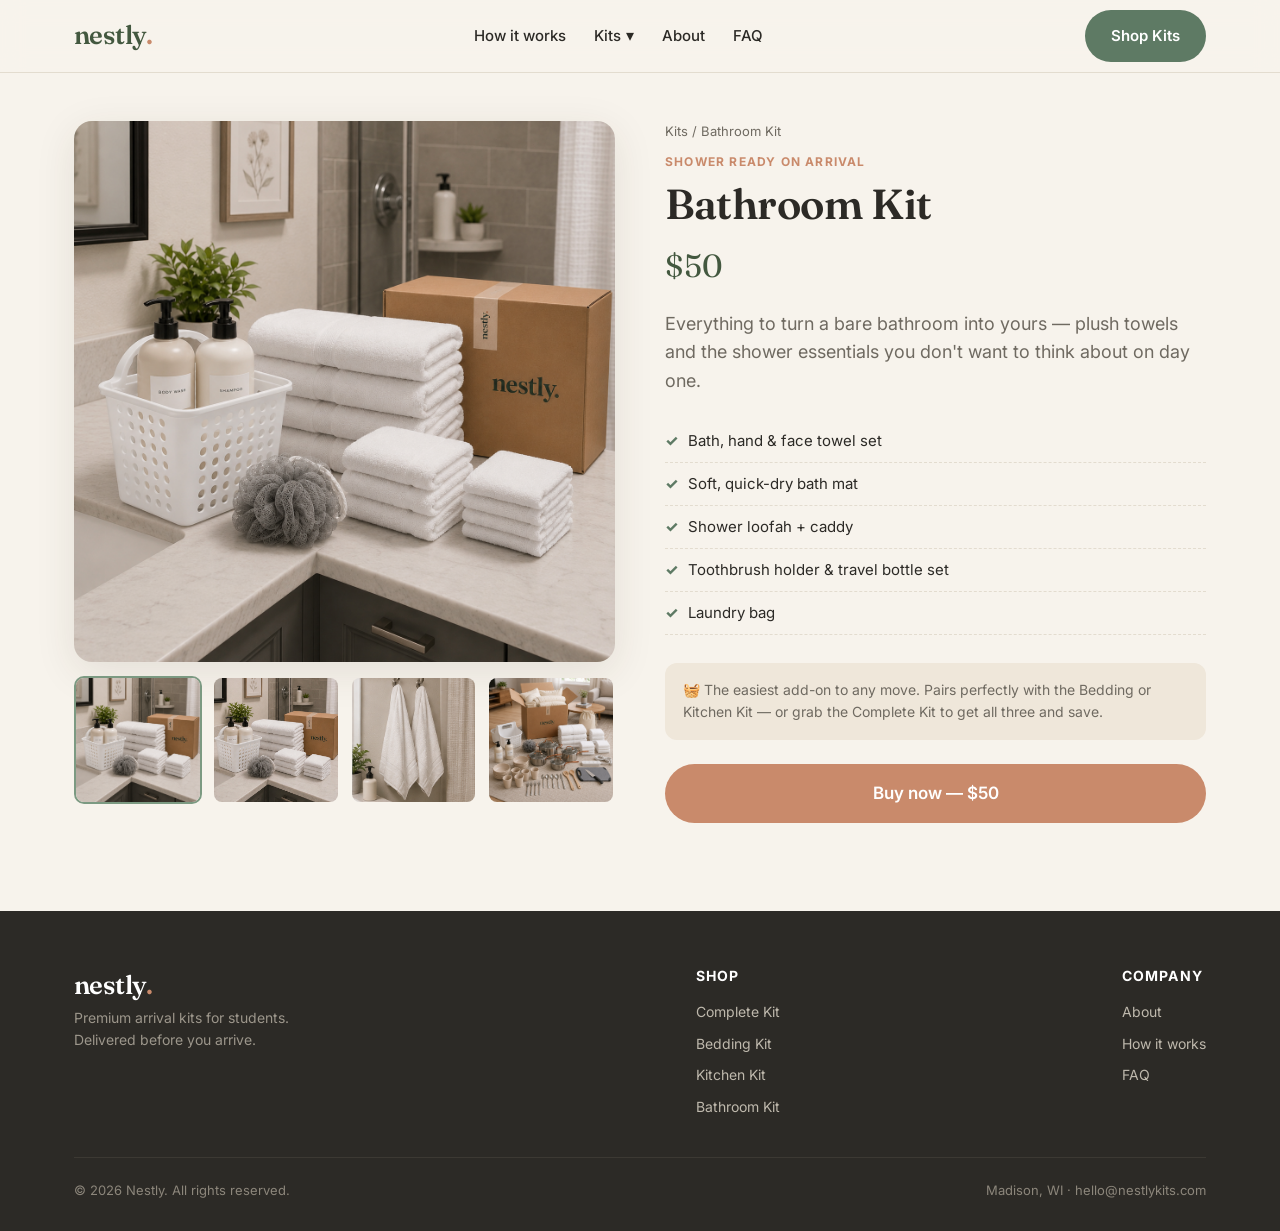
<file: product-bathroom.html>
<!DOCTYPE html>
<html lang="en">
<head>
<meta charset="UTF-8">
<meta name="viewport" content="width=device-width, initial-scale=1.0">
<title>Bathroom Kit — Nestly</title>
<link rel="preconnect" href="https://fonts.googleapis.com"><link rel="preconnect" href="https://fonts.gstatic.com" crossorigin>
<link href="https://fonts.googleapis.com/css2?family=Fraunces:ital,opsz,wght@0,9..144,500;0,9..144,600;1,9..144,500&family=Inter:wght@400;500;600;700&display=swap" rel="stylesheet">
<link rel="stylesheet" href="styles.css">
<!-- Meta Pixel Code -->
<script>
!function(f,b,e,v,n,t,s)
{if(f.fbq)return;n=f.fbq=function(){n.callMethod?
n.callMethod.apply(n,arguments):n.queue.push(arguments)};
if(!f._fbq)f._fbq=n;n.push=n;n.loaded=!0;n.version='2.0';
n.queue=[];t=b.createElement(e);t.async=!0;
t.src=v;s=b.getElementsByTagName(e)[0];
s.parentNode.insertBefore(t,s)}(window, document,'script',
'https://connect.facebook.net/en_US/fbevents.js');
fbq('init', '1670818640704688');
fbq('track', 'PageView');
</script>
<noscript><img height="1" width="1" style="display:none"
src="https://www.facebook.com/tr?id=1670818640704688&ev=PageView&noscript=1"
/></noscript>
<!-- End Meta Pixel Code -->
<!-- Meta Pixel ViewContent Event -->
<script>fbq('track', 'ViewContent');</script>
<!-- End Meta Pixel ViewContent Event -->
</head>
<body>
<header class="nav"><div class="wrap nav-inner">
  <a href="index.html" class="logo">nestly<span>.</span></a>
  <ul class="menu">
    <li><a href="index.html#how">How it works</a></li>
    <li class="has-drop"><span class="drop-trigger"><a href="kits.html">Kits</a> <span>▾</span></span>
      <div class="dropdown"><a href="product-complete.html">Complete Kit <span class="px">$189</span></a><a href="product-bedding.html">Bedding Kit <span class="px">$100</span></a><a href="product-kitchen.html">Kitchen Kit <span class="px">$120</span></a><a href="product-bathroom.html">Bathroom Kit <span class="px">$50</span></a></div>
    </li>
    <li><a href="index.html#about">About</a></li>
    <li><a href="index.html#faq">FAQ</a></li>
  </ul>
  <div class="nav-cta"><a href="kits.html" class="btn btn-primary">Shop Kits</a><button class="hamburger" aria-label="Menu">☰</button></div>
</div></header>

<section class="pd"><div class="wrap pd-grid">
  <div class="pd-gallery">
    <img class="main" src="photos/bathroom front.png" alt="Bathroom kit front view">
    <div class="pd-thumbs">
      <img class="active" src="photos/bathroom front.png" alt="Bathroom kit front view">
      <img src="photos/look2.png" alt="Bathroom shelf styled with Nestly products">
      <img src="photos/look6.png" alt="Shared dorm bathroom with Nestly towels">
      <img src="photos/complete kit.png" alt="Nestly complete kit including bathroom essentials">
    </div>
  </div>
  <div class="pd-info">
    <div class="crumbs"><a href="kits.html">Kits</a> / Bathroom Kit</div>
    <span class="kit-tag">Shower ready on arrival</span>
    <h1>Bathroom Kit</h1>
    <div class="pd-price">$50</div>
    <p class="lead">Everything to turn a bare bathroom into yours — plush towels and the shower essentials you don't want to think about on day one.</p>
    <ul class="incl">
      <li>Bath, hand & face towel set</li>
      <li>Soft, quick-dry bath mat</li>
      <li>Shower loofah + caddy</li>
      <li>Toothbrush holder & travel bottle set</li>
      <li>Laundry bag</li>
    </ul>
    <div class="tier-note">🧺 The easiest add-on to any move. Pairs perfectly with the Bedding or Kitchen Kit — or grab the Complete Kit to get all three and save.</div>
    <a href="checkout.html?product=bathroom" class="btn btn-clay btn-block" style="font-size:17px;padding:16px">Buy now — $50</a>
  </div>
</div></section>

<footer><div class="wrap">
  <div class="foot-grid">
    <div><div class="logo">nestly<span style="color:var(--clay)">.</span></div><p class="lead">Premium arrival kits for students. Delivered before you arrive.</p></div>
    <div class="foot-col"><h4>Shop</h4><a href="product-complete.html">Complete Kit</a><a href="product-bedding.html">Bedding Kit</a><a href="product-kitchen.html">Kitchen Kit</a><a href="product-bathroom.html">Bathroom Kit</a></div>
    <div class="foot-col"><h4>Company</h4><a href="index.html#about">About</a><a href="index.html#how">How it works</a><a href="index.html#faq">FAQ</a></div>
  </div>
  <div class="foot-bottom"><span>© 2026 Nestly. All rights reserved.</span><span>Madison, WI · hello@nestlykits.com</span></div>
</div></footer>
<script src="main.js"></script>
</body></html>
</file>
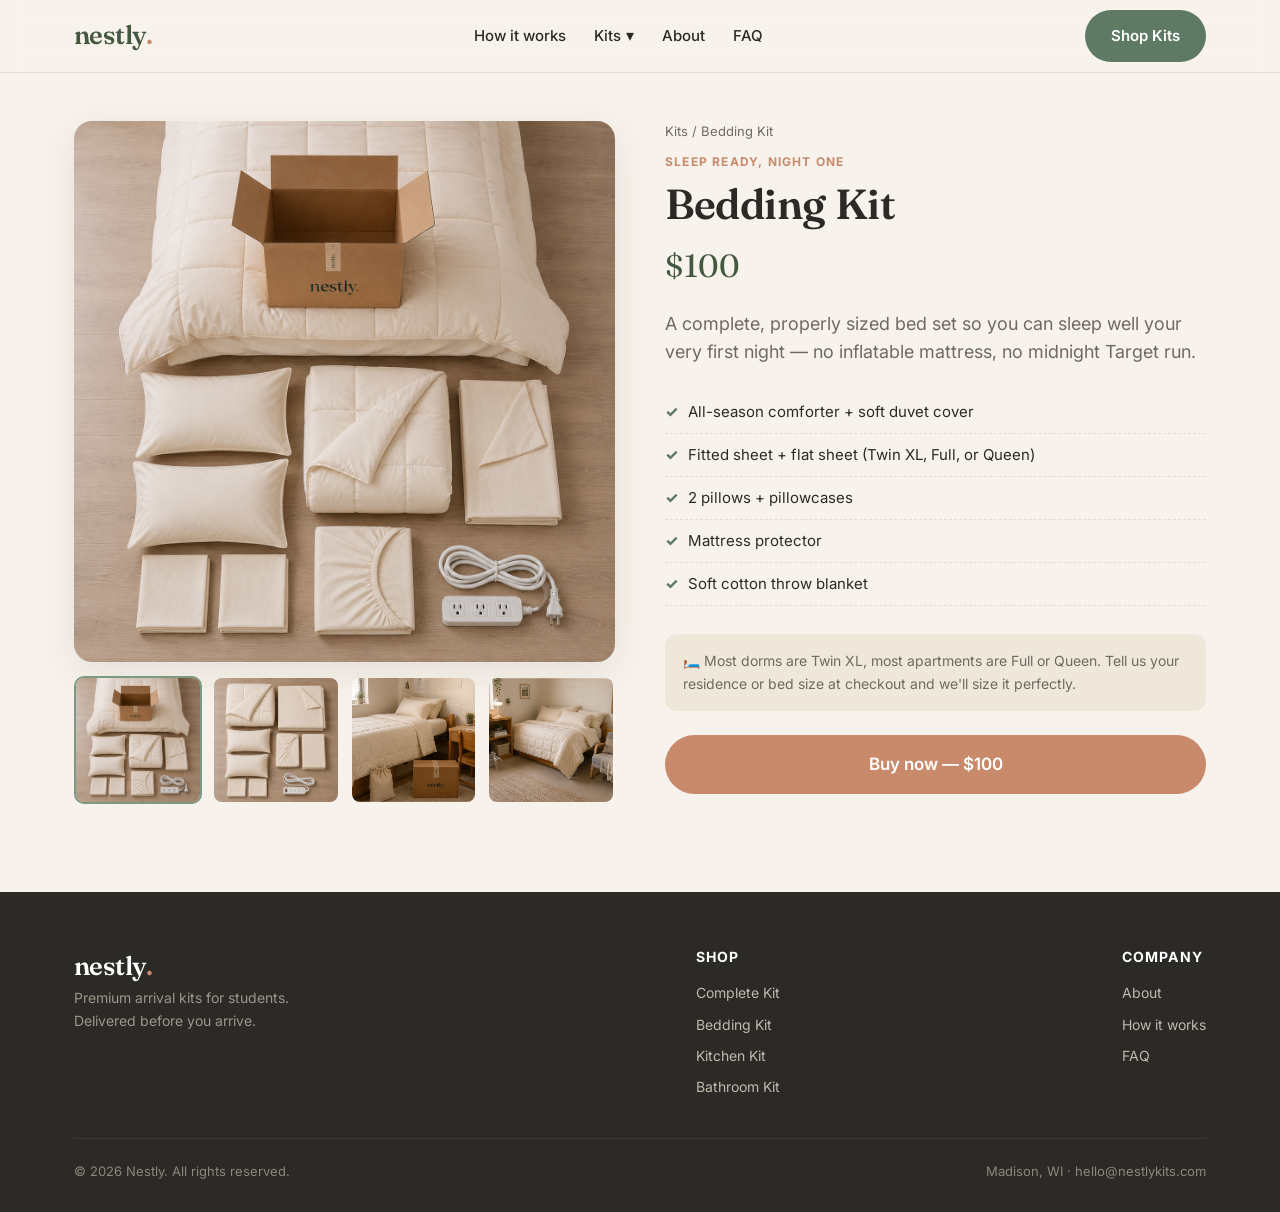
<file: product-bedding.html>
<!DOCTYPE html>
<html lang="en">
<head>
<meta charset="UTF-8">
<meta name="viewport" content="width=device-width, initial-scale=1.0">
<title>Bedding Kit — Nestly</title>
<link rel="preconnect" href="https://fonts.googleapis.com"><link rel="preconnect" href="https://fonts.gstatic.com" crossorigin>
<link href="https://fonts.googleapis.com/css2?family=Fraunces:ital,opsz,wght@0,9..144,500;0,9..144,600;1,9..144,500&family=Inter:wght@400;500;600;700&display=swap" rel="stylesheet">
<link rel="stylesheet" href="styles.css">
<!-- Meta Pixel Code -->
<script>
!function(f,b,e,v,n,t,s)
{if(f.fbq)return;n=f.fbq=function(){n.callMethod?
n.callMethod.apply(n,arguments):n.queue.push(arguments)};
if(!f._fbq)f._fbq=n;n.push=n;n.loaded=!0;n.version='2.0';
n.queue=[];t=b.createElement(e);t.async=!0;
t.src=v;s=b.getElementsByTagName(e)[0];
s.parentNode.insertBefore(t,s)}(window, document,'script',
'https://connect.facebook.net/en_US/fbevents.js');
fbq('init', '1670818640704688');
fbq('track', 'PageView');
</script>
<noscript><img height="1" width="1" style="display:none"
src="https://www.facebook.com/tr?id=1670818640704688&ev=PageView&noscript=1"
/></noscript>
<!-- End Meta Pixel Code -->
<!-- Meta Pixel ViewContent Event -->
<script>fbq('track', 'ViewContent');</script>
<!-- End Meta Pixel ViewContent Event -->
</head>
<body>
<header class="nav"><div class="wrap nav-inner">
  <a href="index.html" class="logo">nestly<span>.</span></a>
  <ul class="menu">
    <li><a href="index.html#how">How it works</a></li>
    <li class="has-drop"><span class="drop-trigger"><a href="kits.html">Kits</a> <span>▾</span></span>
      <div class="dropdown"><a href="product-complete.html">Complete Kit <span class="px">$189</span></a><a href="product-bedding.html">Bedding Kit <span class="px">$100</span></a><a href="product-kitchen.html">Kitchen Kit <span class="px">$120</span></a><a href="product-bathroom.html">Bathroom Kit <span class="px">$50</span></a></div>
    </li>
    <li><a href="index.html#about">About</a></li>
    <li><a href="index.html#faq">FAQ</a></li>
  </ul>
  <div class="nav-cta"><a href="kits.html" class="btn btn-primary">Shop Kits</a><button class="hamburger" aria-label="Menu">☰</button></div>
</div></header>

<section class="pd"><div class="wrap pd-grid">
  <div class="pd-gallery">
    <img class="main" src="photos/bedding kit .png" alt="Bedding kit flat lay">
    <div class="pd-thumbs">
      <img class="active" src="photos/bedding kit .png" alt="Bedding kit flat lay">
      <img src="photos/bedding td.png" alt="Bedding kit top-down view">
      <img src="photos/look1.png" alt="Dorm bed made with Nestly bedding">
      <img src="photos/look4.png" alt="Studio apartment with Nestly bedding">
    </div>
  </div>
  <div class="pd-info">
    <div class="crumbs"><a href="kits.html">Kits</a> / Bedding Kit</div>
    <span class="kit-tag">Sleep ready, night one</span>
    <h1>Bedding Kit</h1>
    <div class="pd-price">$100</div>
    <p class="lead">A complete, properly sized bed set so you can sleep well your very first night — no inflatable mattress, no midnight Target run.</p>
    <ul class="incl">
      <li>All-season comforter + soft duvet cover</li>
      <li>Fitted sheet + flat sheet (Twin XL, Full, or Queen)</li>
      <li>2 pillows + pillowcases</li>
      <li>Mattress protector</li>
      <li>Soft cotton throw blanket</li>
    </ul>
    <div class="tier-note">🛏️ Most dorms are Twin XL, most apartments are Full or Queen. Tell us your residence or bed size at checkout and we'll size it perfectly.</div>
    <a href="checkout.html?product=bedding" class="btn btn-clay btn-block" style="font-size:17px;padding:16px">Buy now — $100</a>
  </div>
</div></section>

<footer><div class="wrap">
  <div class="foot-grid">
    <div><div class="logo">nestly<span style="color:var(--clay)">.</span></div><p class="lead">Premium arrival kits for students. Delivered before you arrive.</p></div>
    <div class="foot-col"><h4>Shop</h4><a href="product-complete.html">Complete Kit</a><a href="product-bedding.html">Bedding Kit</a><a href="product-kitchen.html">Kitchen Kit</a><a href="product-bathroom.html">Bathroom Kit</a></div>
    <div class="foot-col"><h4>Company</h4><a href="index.html#about">About</a><a href="index.html#how">How it works</a><a href="index.html#faq">FAQ</a></div>
  </div>
  <div class="foot-bottom"><span>© 2026 Nestly. All rights reserved.</span><span>Madison, WI · hello@nestlykits.com</span></div>
</div></footer>
<script src="main.js"></script>
</body></html>
</file>
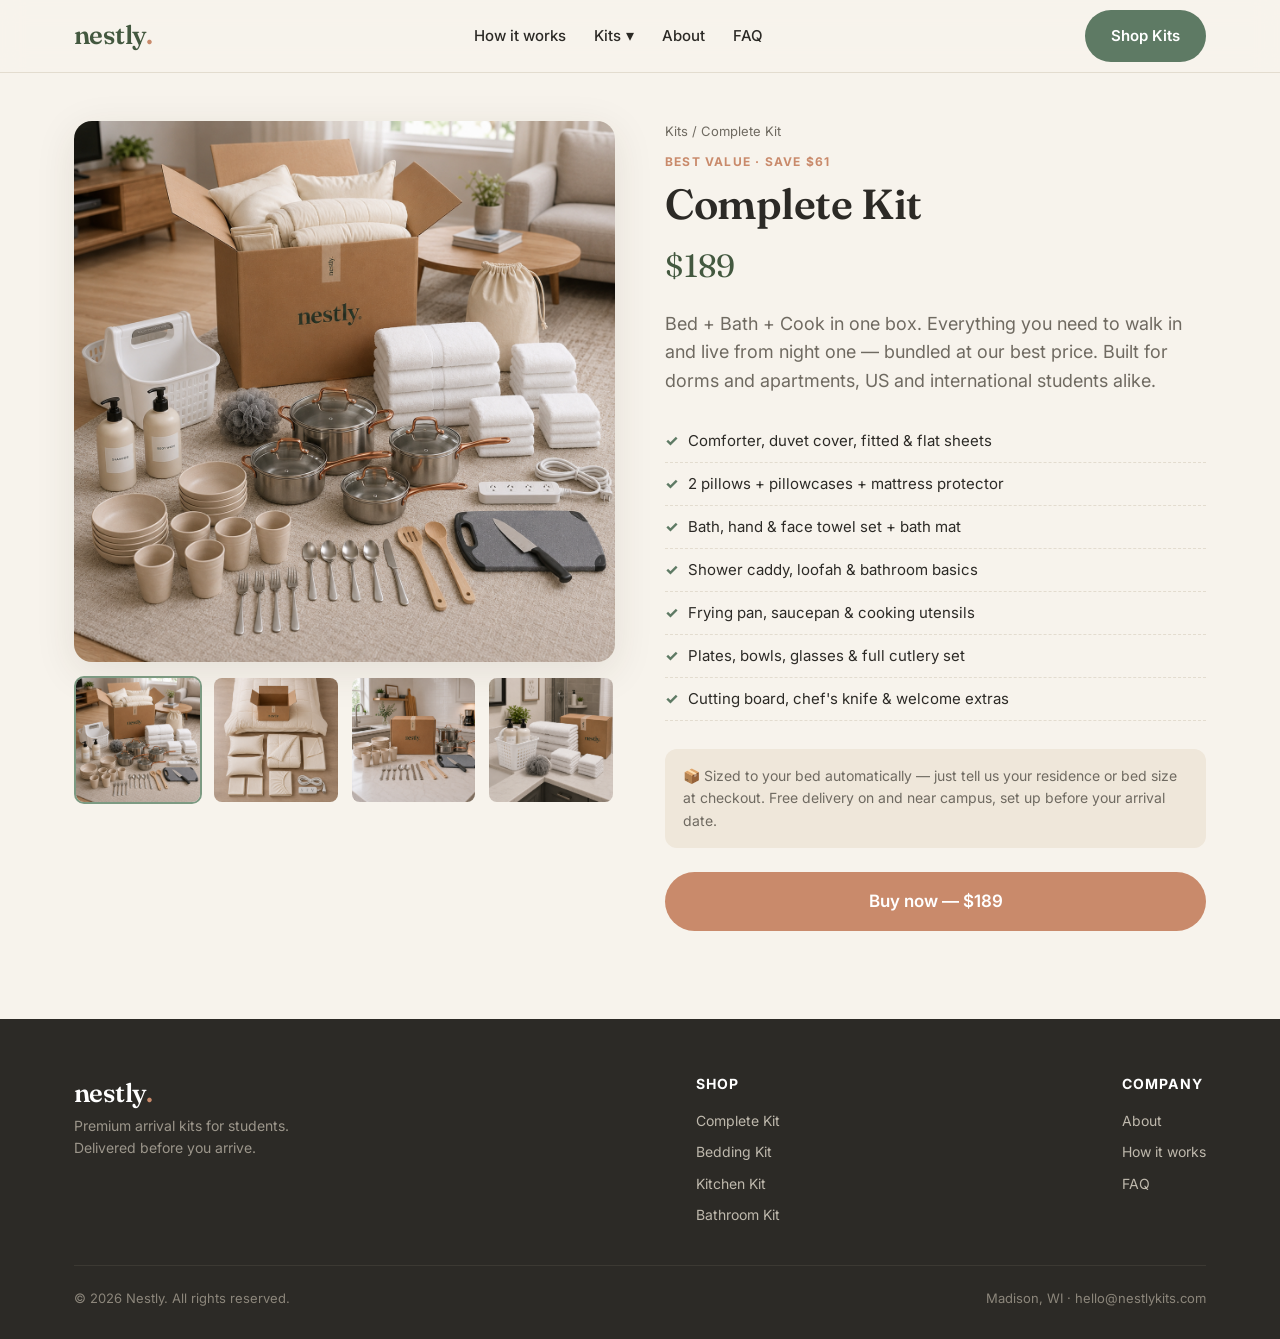
<file: product-complete.html>
<!DOCTYPE html>
<html lang="en">
<head>
<meta charset="UTF-8">
<meta name="viewport" content="width=device-width, initial-scale=1.0">
<title>Complete Kit — Nestly</title>
<link rel="preconnect" href="https://fonts.googleapis.com"><link rel="preconnect" href="https://fonts.gstatic.com" crossorigin>
<link href="https://fonts.googleapis.com/css2?family=Fraunces:ital,opsz,wght@0,9..144,500;0,9..144,600;1,9..144,500&family=Inter:wght@400;500;600;700&display=swap" rel="stylesheet">
<link rel="stylesheet" href="styles.css">
<!-- Meta Pixel Code -->
<script>
!function(f,b,e,v,n,t,s)
{if(f.fbq)return;n=f.fbq=function(){n.callMethod?
n.callMethod.apply(n,arguments):n.queue.push(arguments)};
if(!f._fbq)f._fbq=n;n.push=n;n.loaded=!0;n.version='2.0';
n.queue=[];t=b.createElement(e);t.async=!0;
t.src=v;s=b.getElementsByTagName(e)[0];
s.parentNode.insertBefore(t,s)}(window, document,'script',
'https://connect.facebook.net/en_US/fbevents.js');
fbq('init', '1670818640704688');
fbq('track', 'PageView');
</script>
<noscript><img height="1" width="1" style="display:none"
src="https://www.facebook.com/tr?id=1670818640704688&ev=PageView&noscript=1"
/></noscript>
<!-- End Meta Pixel Code -->
<!-- Meta Pixel ViewContent Event -->
<script>fbq('track', 'ViewContent');</script>
<!-- End Meta Pixel ViewContent Event -->
</head>
<body>
<header class="nav"><div class="wrap nav-inner">
  <a href="index.html" class="logo">nestly<span>.</span></a>
  <ul class="menu">
    <li><a href="index.html#how">How it works</a></li>
    <li class="has-drop"><span class="drop-trigger"><a href="kits.html">Kits</a> <span>▾</span></span>
      <div class="dropdown"><a href="product-complete.html">Complete Kit <span class="px">$189</span></a><a href="product-bedding.html">Bedding Kit <span class="px">$100</span></a><a href="product-kitchen.html">Kitchen Kit <span class="px">$120</span></a><a href="product-bathroom.html">Bathroom Kit <span class="px">$50</span></a></div>
    </li>
    <li><a href="index.html#about">About</a></li>
    <li><a href="index.html#faq">FAQ</a></li>
  </ul>
  <div class="nav-cta"><a href="kits.html" class="btn btn-primary">Shop Kits</a><button class="hamburger" aria-label="Menu">☰</button></div>
</div></header>

<section class="pd"><div class="wrap pd-grid">
  <div class="pd-gallery">
    <img class="main" src="photos/complete kit.png" alt="Complete kit — all items">
    <div class="pd-thumbs">
      <img class="active" src="photos/complete kit.png" alt="Complete kit">
      <img src="photos/bedding kit .png" alt="Bedding kit">
      <img src="photos/kitchen front.png" alt="Kitchen kit">
      <img src="photos/bathroom front.png" alt="Bathroom kit">
    </div>
  </div>
  <div class="pd-info">
    <div class="crumbs"><a href="kits.html">Kits</a> / Complete Kit</div>
    <span class="kit-tag">Best value · save $61</span>
    <h1>Complete Kit</h1>
    <div class="pd-price">$189</div>
    <p class="lead">Bed + Bath + Cook in one box. Everything you need to walk in and live from night one — bundled at our best price. Built for dorms and apartments, US and international students alike.</p>
    <ul class="incl">
      <li>Comforter, duvet cover, fitted & flat sheets</li>
      <li>2 pillows + pillowcases + mattress protector</li>
      <li>Bath, hand & face towel set + bath mat</li>
      <li>Shower caddy, loofah & bathroom basics</li>
      <li>Frying pan, saucepan & cooking utensils</li>
      <li>Plates, bowls, glasses & full cutlery set</li>
      <li>Cutting board, chef's knife & welcome extras</li>
    </ul>
    <div class="tier-note">📦 Sized to your bed automatically — just tell us your residence or bed size at checkout. Free delivery on and near campus, set up before your arrival date.</div>
    <a href="checkout.html?product=complete" class="btn btn-clay btn-block" style="font-size:17px;padding:16px">Buy now — $189</a>
  </div>
</div></section>

<footer><div class="wrap">
  <div class="foot-grid">
    <div><div class="logo">nestly<span style="color:var(--clay)">.</span></div><p class="lead">Premium arrival kits for students. Delivered before you arrive.</p></div>
    <div class="foot-col"><h4>Shop</h4><a href="product-complete.html">Complete Kit</a><a href="product-bedding.html">Bedding Kit</a><a href="product-kitchen.html">Kitchen Kit</a><a href="product-bathroom.html">Bathroom Kit</a></div>
    <div class="foot-col"><h4>Company</h4><a href="index.html#about">About</a><a href="index.html#how">How it works</a><a href="index.html#faq">FAQ</a></div>
  </div>
  <div class="foot-bottom"><span>© 2026 Nestly. All rights reserved.</span><span>Madison, WI · hello@nestlykits.com</span></div>
</div></footer>
<script src="main.js"></script>
</body></html>
</file>
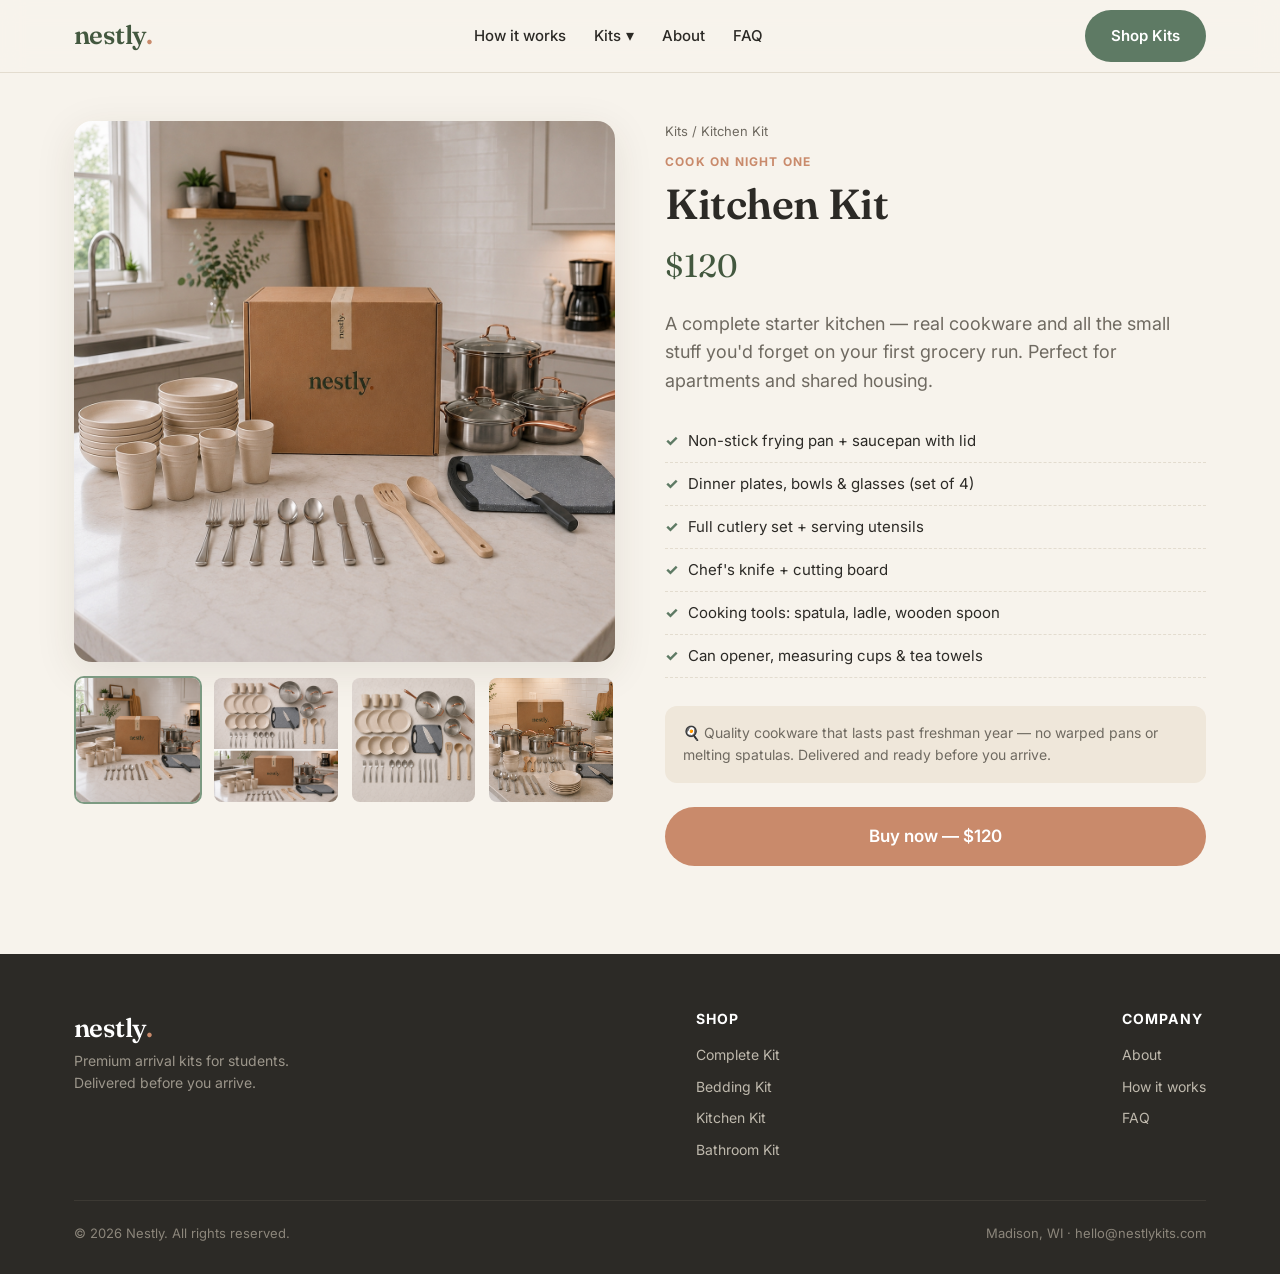
<file: product-kitchen.html>
<!DOCTYPE html>
<html lang="en">
<head>
<meta charset="UTF-8">
<meta name="viewport" content="width=device-width, initial-scale=1.0">
<title>Kitchen Kit — Nestly</title>
<link rel="preconnect" href="https://fonts.googleapis.com"><link rel="preconnect" href="https://fonts.gstatic.com" crossorigin>
<link href="https://fonts.googleapis.com/css2?family=Fraunces:ital,opsz,wght@0,9..144,500;0,9..144,600;1,9..144,500&family=Inter:wght@400;500;600;700&display=swap" rel="stylesheet">
<link rel="stylesheet" href="styles.css">
<!-- Meta Pixel Code -->
<script>
!function(f,b,e,v,n,t,s)
{if(f.fbq)return;n=f.fbq=function(){n.callMethod?
n.callMethod.apply(n,arguments):n.queue.push(arguments)};
if(!f._fbq)f._fbq=n;n.push=n;n.loaded=!0;n.version='2.0';
n.queue=[];t=b.createElement(e);t.async=!0;
t.src=v;s=b.getElementsByTagName(e)[0];
s.parentNode.insertBefore(t,s)}(window, document,'script',
'https://connect.facebook.net/en_US/fbevents.js');
fbq('init', '1670818640704688');
fbq('track', 'PageView');
</script>
<noscript><img height="1" width="1" style="display:none"
src="https://www.facebook.com/tr?id=1670818640704688&ev=PageView&noscript=1"
/></noscript>
<!-- End Meta Pixel Code -->
<!-- Meta Pixel ViewContent Event -->
<script>fbq('track', 'ViewContent');</script>
<!-- End Meta Pixel ViewContent Event -->
</head>
<body>
<header class="nav"><div class="wrap nav-inner">
  <a href="index.html" class="logo">nestly<span>.</span></a>
  <ul class="menu">
    <li><a href="index.html#how">How it works</a></li>
    <li class="has-drop"><span class="drop-trigger"><a href="kits.html">Kits</a> <span>▾</span></span>
      <div class="dropdown"><a href="product-complete.html">Complete Kit <span class="px">$189</span></a><a href="product-bedding.html">Bedding Kit <span class="px">$100</span></a><a href="product-kitchen.html">Kitchen Kit <span class="px">$120</span></a><a href="product-bathroom.html">Bathroom Kit <span class="px">$50</span></a></div>
    </li>
    <li><a href="index.html#about">About</a></li>
    <li><a href="index.html#faq">FAQ</a></li>
  </ul>
  <div class="nav-cta"><a href="kits.html" class="btn btn-primary">Shop Kits</a><button class="hamburger" aria-label="Menu">☰</button></div>
</div></header>

<section class="pd"><div class="wrap pd-grid">
  <div class="pd-gallery">
    <img class="main" src="photos/kitchen front.png" alt="Kitchen kit front view">
    <div class="pd-thumbs">
      <img class="active" src="photos/kitchen front.png" alt="Kitchen kit front view">
      <img src="photos/kitchen kit td.png" alt="Kitchen kit top-down view">
      <img src="photos/kitchen td.png" alt="Kitchen items overhead view">
      <img src="photos/look3.png" alt="Apartment kitchen with Nestly cookware">
    </div>
  </div>
  <div class="pd-info">
    <div class="crumbs"><a href="kits.html">Kits</a> / Kitchen Kit</div>
    <span class="kit-tag">Cook on night one</span>
    <h1>Kitchen Kit</h1>
    <div class="pd-price">$120</div>
    <p class="lead">A complete starter kitchen — real cookware and all the small stuff you'd forget on your first grocery run. Perfect for apartments and shared housing.</p>
    <ul class="incl">
      <li>Non-stick frying pan + saucepan with lid</li>
      <li>Dinner plates, bowls & glasses (set of 4)</li>
      <li>Full cutlery set + serving utensils</li>
      <li>Chef's knife + cutting board</li>
      <li>Cooking tools: spatula, ladle, wooden spoon</li>
      <li>Can opener, measuring cups & tea towels</li>
    </ul>
    <div class="tier-note">🍳 Quality cookware that lasts past freshman year — no warped pans or melting spatulas. Delivered and ready before you arrive.</div>
    <a href="checkout.html?product=kitchen" class="btn btn-clay btn-block" style="font-size:17px;padding:16px">Buy now — $120</a>
  </div>
</div></section>

<footer><div class="wrap">
  <div class="foot-grid">
    <div><div class="logo">nestly<span style="color:var(--clay)">.</span></div><p class="lead">Premium arrival kits for students. Delivered before you arrive.</p></div>
    <div class="foot-col"><h4>Shop</h4><a href="product-complete.html">Complete Kit</a><a href="product-bedding.html">Bedding Kit</a><a href="product-kitchen.html">Kitchen Kit</a><a href="product-bathroom.html">Bathroom Kit</a></div>
    <div class="foot-col"><h4>Company</h4><a href="index.html#about">About</a><a href="index.html#how">How it works</a><a href="index.html#faq">FAQ</a></div>
  </div>
  <div class="foot-bottom"><span>© 2026 Nestly. All rights reserved.</span><span>Madison, WI · hello@nestlykits.com</span></div>
</div></footer>
<script src="main.js"></script>
</body></html>
</file>
<file: styles.css>
/* Nestly — warm-neutral premium arrival kits */
:root{
  --sage:#7c9a82;
  --sage-dark:#5e7a64;
  --sage-deep:#43583f;
  --cream:#f7f3ec;
  --sand:#efe7da;
  --clay:#c98a6b;
  --ink:#2c2a26;
  --muted:#6f6a61;
  --line:#e3dccf;
  --white:#fffdf9;
  --shadow:0 10px 40px rgba(60,50,30,.10);
  --radius:18px;
  --maxw:1180px;
  --font:'Inter',-apple-system,BlinkMacSystemFont,'Segoe UI',Helvetica,Arial,sans-serif;
  --serif:'Fraunces','Georgia',serif;
}
*{box-sizing:border-box;margin:0;padding:0}
html{scroll-behavior:smooth;scroll-padding-top:84px}
body{font-family:var(--font);color:var(--ink);background:var(--cream);line-height:1.6;-webkit-font-smoothing:antialiased}
img{max-width:100%;display:block}
a{color:inherit;text-decoration:none}
.wrap{max-width:var(--maxw);margin:0 auto;padding:0 24px}
section{padding:88px 0}
h1,h2,h3{font-family:var(--serif);font-weight:600;line-height:1.12;letter-spacing:-.01em}
h2{font-size:clamp(28px,4vw,44px)}
.eyebrow{text-transform:uppercase;letter-spacing:.16em;font-size:12px;font-weight:700;color:var(--sage-dark);margin-bottom:14px}
.lead{font-size:18px;color:var(--muted);max-width:560px}
.center{text-align:center}
.center .lead{margin:0 auto}

/* Buttons */
.btn{display:inline-flex;align-items:center;gap:8px;border:none;cursor:pointer;font-family:var(--font);
  font-weight:600;font-size:15px;padding:14px 26px;border-radius:999px;transition:.2s;text-align:center}
.btn-primary{background:var(--sage-dark);color:#fff}
.btn-primary:hover{background:var(--sage-deep);transform:translateY(-2px)}
.btn-light{background:var(--white);color:var(--ink);border:1px solid var(--line)}
.btn-light:hover{background:var(--sand)}
.btn-clay{background:var(--clay);color:#fff}
.btn-clay:hover{filter:brightness(1.05);transform:translateY(-2px)}
.btn-block{width:100%;justify-content:center}

/* Header */
header.nav{position:sticky;top:0;z-index:50;background:rgba(247,243,236,.88);backdrop-filter:blur(12px);border-bottom:1px solid var(--line)}
.nav-inner{display:flex;align-items:center;justify-content:space-between;height:72px}
.logo{font-family:var(--serif);font-size:26px;font-weight:600;letter-spacing:-.02em;color:var(--sage-deep)}
.logo span{color:var(--clay)}
.menu{display:flex;align-items:center;gap:28px;list-style:none}
.menu>li{position:relative}
.menu a{font-size:15px;font-weight:500;color:var(--ink);padding:8px 0;transition:.2s}
.menu a:hover{color:var(--sage-dark)}
.has-drop>.drop-trigger{cursor:pointer;display:inline-flex;align-items:center;gap:5px}
.dropdown{position:absolute;top:120%;left:50%;transform:translateX(-50%) translateY(8px);background:var(--white);
  border:1px solid var(--line);border-radius:14px;box-shadow:var(--shadow);min-width:240px;padding:8px;
  opacity:0;visibility:hidden;transition:.2s}
.has-drop:hover .dropdown{opacity:1;visibility:visible;transform:translateX(-50%) translateY(0)}
.dropdown a{display:flex;justify-content:space-between;align-items:center;padding:11px 14px;border-radius:9px;font-size:14px}
.dropdown a:hover{background:var(--sand)}
.dropdown a .px{color:var(--sage-dark);font-weight:600}
.nav-cta{display:flex;align-items:center;gap:14px}
.hamburger{display:none;background:none;border:none;font-size:26px;cursor:pointer;color:var(--ink)}

/* Hero */
.hero{background:linear-gradient(180deg,var(--sand),var(--cream));overflow:hidden}
.hero-grid{display:grid;grid-template-columns:1.05fr 1fr;gap:56px;align-items:center}
.hero h1{font-size:clamp(40px,6vw,68px);margin-bottom:22px}
.hero h1 em{font-style:italic;color:var(--clay)}
.hero .lead{margin-bottom:30px}
.hero-cta{display:flex;gap:14px;flex-wrap:wrap}
.hero-badge{display:inline-flex;align-items:center;gap:8px;background:var(--white);border:1px solid var(--line);
  border-radius:999px;padding:8px 16px;font-size:13px;font-weight:600;color:var(--sage-dark);margin-bottom:24px}
.dot{width:8px;height:8px;border-radius:50%;background:var(--sage);display:inline-block}
.hero-img{position:relative}
.hero-img img{border-radius:24px;box-shadow:var(--shadow);aspect-ratio:4/5;object-fit:cover;width:100%}
.hero-float{position:absolute;bottom:22px;left:-18px;background:var(--white);border-radius:14px;padding:14px 18px;
  box-shadow:var(--shadow);font-size:14px;font-weight:600}
.hero-float small{display:block;color:var(--muted);font-weight:500;font-size:12px}

/* Stat strip */
.stats{background:var(--sage-deep);color:#fff}
.stats .wrap{display:grid;grid-template-columns:repeat(4,1fr);gap:26px;text-align:center}
.stat b{font-family:var(--serif);font-size:34px;display:block}
.stat span{font-size:13px;opacity:.82}

/* How it works */
.steps{display:grid;grid-template-columns:repeat(3,1fr);gap:26px;margin-top:48px}
.step{background:var(--white);border:1px solid var(--line);border-radius:var(--radius);padding:32px 28px}
.step .num{font-family:var(--serif);font-size:30px;color:var(--clay);margin-bottom:12px}
.step h3{font-size:21px;margin-bottom:10px}
.step p{color:var(--muted);font-size:15px}

/* Kit cards */
.kits-grid{display:grid;grid-template-columns:repeat(4,1fr);gap:22px;margin-top:48px}
.kit-card{background:var(--white);border:1px solid var(--line);border-radius:var(--radius);overflow:hidden;
  display:flex;flex-direction:column;transition:.25s}
.kit-card:hover{transform:translateY(-6px);box-shadow:var(--shadow)}
.kit-card .ph{aspect-ratio:1/1;overflow:hidden}
.kit-card .ph img{width:100%;height:100%;object-fit:cover;transition:.4s}
.kit-card:hover .ph img{transform:scale(1.06)}
.kit-body{padding:22px;display:flex;flex-direction:column;flex:1}
.kit-body h3{font-size:20px;margin-bottom:6px}
.kit-tag{font-size:12px;text-transform:uppercase;letter-spacing:.1em;color:var(--clay);font-weight:700;margin-bottom:10px}
.kit-body p{font-size:14px;color:var(--muted);margin-bottom:16px;flex:1}
.kit-price{font-family:var(--serif);font-size:24px;margin-bottom:14px}
.kit-price small{font-size:13px;color:var(--muted);font-family:var(--font)}

/* Gallery scroller */
.gallery{background:var(--sand)}
.scroller{display:flex;gap:18px;overflow-x:auto;padding:36px 24px;scroll-snap-type:x mandatory;
  -webkit-overflow-scrolling:touch}
.scroller::-webkit-scrollbar{height:8px}
.scroller::-webkit-scrollbar-thumb{background:var(--sage);border-radius:8px}
.scroller img{flex:0 0 auto;width:320px;height:400px;object-fit:cover;border-radius:16px;scroll-snap-align:start;
  box-shadow:var(--shadow)}

/* Reviews */
.reviews{background:var(--cream)}
.rev-head{display:flex;flex-direction:column;align-items:center;gap:6px;margin-bottom:14px}
.stars{color:#e0a23b;letter-spacing:2px;font-size:20px}
.rev-meta{color:var(--muted);font-size:15px}
.rev-grid{display:grid;grid-template-columns:repeat(4,1fr);gap:20px;margin-top:42px}
.rev{background:var(--white);border:1px solid var(--line);border-radius:var(--radius);padding:24px}
.rev .stars{font-size:15px;margin-bottom:12px}
.rev p{font-size:14px;margin-bottom:18px}
.rev .who{display:flex;align-items:center;gap:12px}
.avatar{width:40px;height:40px;border-radius:50%;background:var(--sage);color:#fff;display:flex;align-items:center;
  justify-content:center;font-weight:700;font-size:14px;flex-shrink:0}
.who b{font-size:14px;display:block}
.who span{font-size:12px;color:var(--muted)}

/* About / trust */
.about{background:var(--sage-deep);color:#fff}
.about-grid{display:grid;grid-template-columns:1fr 1fr;gap:56px;align-items:center}
.about img{border-radius:20px;aspect-ratio:1/1;object-fit:cover;box-shadow:var(--shadow)}
.about h2{color:#fff}
.about .lead{color:rgba(255,255,255,.82)}
.about .trust-row{display:flex;gap:30px;margin-top:26px;flex-wrap:wrap}
.about .trust-row div b{font-family:var(--serif);font-size:28px;display:block}
.about .trust-row div span{font-size:13px;opacity:.8}

/* FAQ */
.faq-list{max-width:760px;margin:42px auto 0}
.faq-item{border:1px solid var(--line);border-radius:14px;background:var(--white);margin-bottom:12px;overflow:hidden}
.faq-q{width:100%;text-align:left;background:none;border:none;cursor:pointer;padding:20px 22px;font-size:16px;
  font-weight:600;font-family:var(--font);display:flex;justify-content:space-between;align-items:center;color:var(--ink)}
.faq-q .ic{transition:.2s;color:var(--sage-dark);font-size:20px}
.faq-item.open .faq-q .ic{transform:rotate(45deg)}
.faq-a{max-height:0;overflow:hidden;transition:max-height .3s;padding:0 22px;color:var(--muted);font-size:15px}
.faq-item.open .faq-a{max-height:240px;padding-bottom:20px}

/* CTA band */
.cta-band{background:linear-gradient(120deg,var(--clay),#b6795c);color:#fff;text-align:center}
.cta-band h2{color:#fff;margin-bottom:14px}
.cta-band p{opacity:.92;margin-bottom:26px;font-size:18px}

/* Footer */
footer{background:var(--ink);color:#cfc9bd;padding:54px 0 30px}
.foot-grid{display:flex;justify-content:space-between;flex-wrap:wrap;gap:30px;margin-bottom:30px}
footer .logo{color:#fff}
footer .lead{color:#9c968b;font-size:14px;max-width:280px}
.foot-col h4{color:#fff;font-size:14px;margin-bottom:14px;font-family:var(--font);text-transform:uppercase;letter-spacing:.08em}
.foot-col a{display:block;font-size:14px;margin-bottom:9px;color:#bfb9ad}
.foot-col a:hover{color:#fff}
.foot-bottom{border-top:1px solid #3c3933;padding-top:22px;font-size:13px;color:#8c867b;display:flex;
  justify-content:space-between;flex-wrap:wrap;gap:10px}

/* Universities strip */
.unis{text-align:center}
.uni-row{display:flex;flex-wrap:wrap;justify-content:center;gap:14px 34px;margin-top:24px}
.uni-row span{font-family:var(--serif);font-size:20px;color:var(--muted);opacity:.75}
.uni-row .hl{color:var(--sage-dark);opacity:1}

/* Product detail page */
.pd{padding-top:48px}
.pd-grid{display:grid;grid-template-columns:1fr 1fr;gap:50px}
.pd-gallery .main{border-radius:18px;aspect-ratio:1/1;object-fit:cover;box-shadow:var(--shadow);margin-bottom:14px;width:100%}
.pd-thumbs{display:grid;grid-template-columns:repeat(4,1fr);gap:10px}
.pd-thumbs img{border-radius:10px;aspect-ratio:1/1;object-fit:cover;cursor:pointer;border:2px solid transparent}
.pd-thumbs img:hover,.pd-thumbs img.active{border-color:var(--sage)}
.pd-info h1{font-size:clamp(30px,4vw,42px);margin:8px 0 12px}
.pd-price{font-family:var(--serif);font-size:32px;color:var(--sage-deep);margin-bottom:18px}
.pd-info .lead{margin-bottom:24px}
.incl{list-style:none;margin:0 0 28px}
.incl li{display:flex;gap:10px;align-items:flex-start;padding:9px 0;border-bottom:1px dashed var(--line);font-size:15px}
.incl li:before{content:"✓";color:var(--sage-dark);font-weight:800}
.tier-note{background:var(--sand);border-radius:12px;padding:16px 18px;font-size:14px;color:var(--muted);margin-bottom:24px}
.crumbs{font-size:13px;color:var(--muted);margin-bottom:6px}
.crumbs a:hover{color:var(--sage-dark)}

/* Shop page */
.shop-head{background:linear-gradient(180deg,var(--sand),var(--cream));padding:60px 0 30px;text-align:center}
.shop-grid{display:grid;grid-template-columns:repeat(2,1fr);gap:26px;padding-bottom:40px}
.shop-card{background:var(--white);border:1px solid var(--line);border-radius:var(--radius);overflow:hidden;
  display:grid;grid-template-columns:200px 1fr}
.shop-card .ph{overflow:hidden}
.shop-card .ph img{width:100%;height:100%;object-fit:cover}
.shop-card .sc-body{padding:24px}
.shop-card h3{font-size:22px;margin-bottom:6px}
.shop-card .kit-price{margin:10px 0 14px}
.shop-card .acts{display:flex;gap:10px;flex-wrap:wrap}

/* Checkout */
.co-grid{display:grid;grid-template-columns:1.3fr .9fr;gap:40px;align-items:start;padding-top:40px}
.co-form{background:var(--white);border:1px solid var(--line);border-radius:var(--radius);padding:32px}
.field{margin-bottom:18px}
.field label{display:block;font-size:14px;font-weight:600;margin-bottom:6px}
.field input,.field select{width:100%;padding:13px 14px;border:1px solid var(--line);border-radius:10px;
  font-family:var(--font);font-size:15px;background:var(--cream);color:var(--ink)}
.field input:focus,.field select:focus{outline:none;border-color:var(--sage);background:#fff}
.field .err{color:#c0392b;font-size:12px;margin-top:5px;display:none}
.field.invalid input,.field.invalid select{border-color:#c0392b}
.field.invalid .err{display:block}
.two{display:grid;grid-template-columns:1fr 1fr;gap:14px}
.summary{background:var(--white);border:1px solid var(--line);border-radius:var(--radius);padding:28px;position:sticky;top:90px}
.summary h3{font-size:20px;margin-bottom:18px}
.sum-row{display:flex;justify-content:space-between;padding:10px 0;border-bottom:1px dashed var(--line);font-size:15px}
.sum-total{display:flex;justify-content:space-between;padding-top:16px;font-family:var(--serif);font-size:22px}
.confirm{background:var(--white);border:1px solid var(--line);border-radius:var(--radius);padding:48px;text-align:center;max-width:620px;margin:40px auto}
.confirm .check{width:72px;height:72px;border-radius:50%;background:var(--sage);color:#fff;font-size:38px;
  display:flex;align-items:center;justify-content:center;margin:0 auto 20px}
.confirm h2{margin-bottom:12px}
.confirm .order-box{background:var(--sand);border-radius:12px;padding:20px;text-align:left;margin:24px 0;font-size:14px}
.confirm .order-box div{display:flex;justify-content:space-between;padding:6px 0}
.hidden{display:none}

@media(max-width:880px){
  .hero-grid,.about-grid,.pd-grid,.co-grid{grid-template-columns:1fr}
  .kits-grid,.rev-grid{grid-template-columns:repeat(2,1fr)}
  .shop-grid{grid-template-columns:1fr}
  .steps{grid-template-columns:1fr}
  .stats .wrap{grid-template-columns:repeat(2,1fr);gap:30px}
  .menu{display:none;position:absolute;top:72px;left:0;right:0;flex-direction:column;background:var(--white);
    padding:16px 24px;border-bottom:1px solid var(--line);gap:6px}
  .menu.show{display:flex}
  .menu>li{width:100%}
  .dropdown{position:static;opacity:1;visibility:visible;transform:none;box-shadow:none;border:none;min-width:0;
    padding-left:12px}
  .hamburger{display:block}
  .shop-card{grid-template-columns:1fr}
}
@media(max-width:560px){
  .kits-grid,.rev-grid,.stats .wrap{grid-template-columns:1fr}
  .scroller img{width:260px;height:330px}
}
</file>
